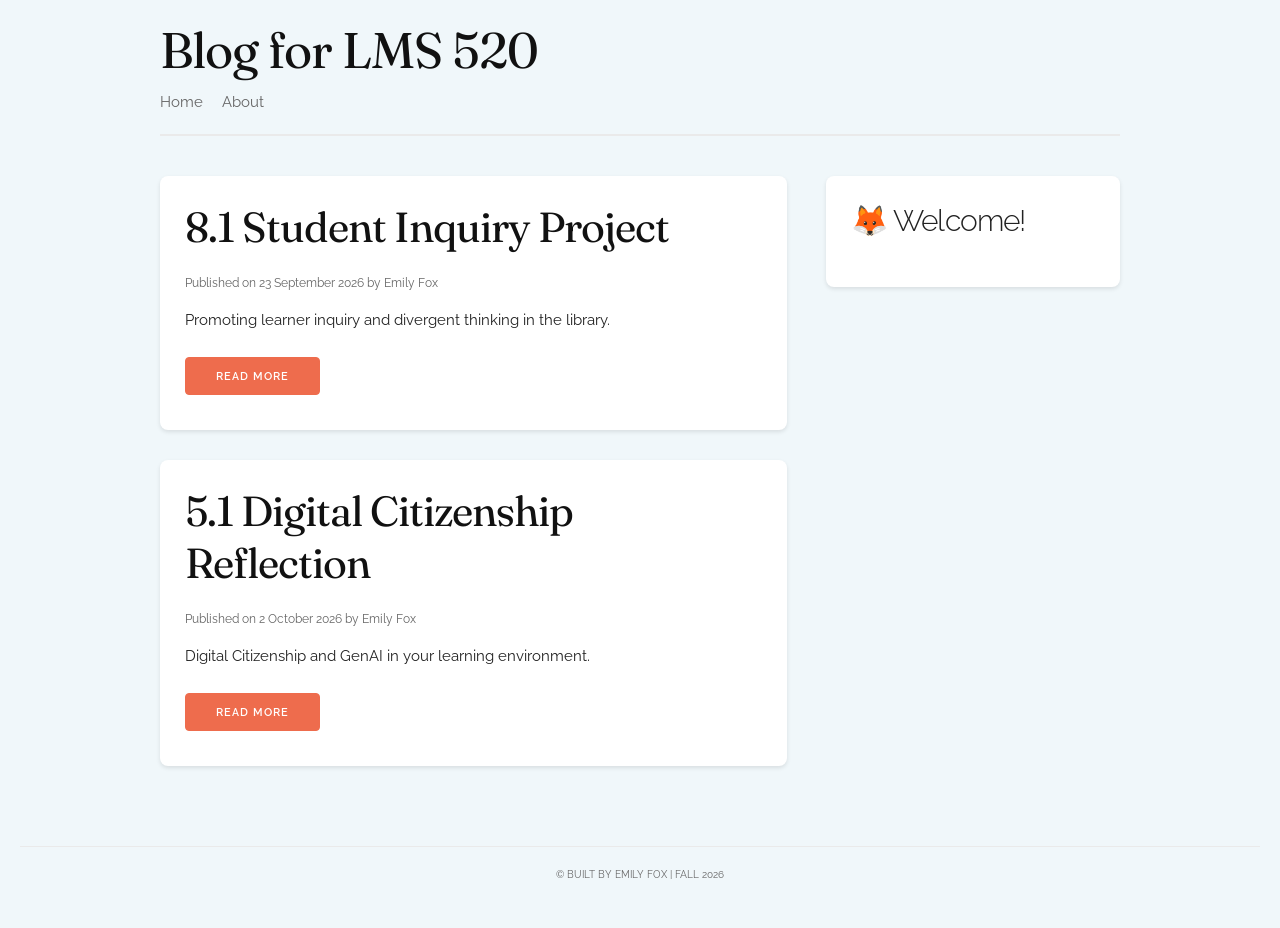
<file: index.html>
<!DOCTYPE html>
<html lang="en">

<head>
    <!-- Basic Page Needs
  –––––––––––––––––––––––––––––––––––––––––––––––––– -->
    <meta charset="utf-8">
    <title>LMS 520 Class Blog</title>
    <meta name="description" content="">
    <meta name="author" content="">
    <!-- Mobile Specific Metas
  –––––––––––––––––––––––––––––––––––––––––––––––––– -->
    <meta name="viewport" content="width=device-width, initial-scale=1">
    <!-- FONT
  –––––––––––––––––––––––––––––––––––––––––––––––––– -->
    <link href="//fonts.googleapis.com/css?family=Raleway:400,300,600" rel="stylesheet" type="text/css">
    <link rel="preconnect" href="https://fonts.googleapis.com">
    <link rel="preconnect" href="https://fonts.gstatic.com" crossorigin>
    <link href="//fonts.googleapis.com/css2?family=Fraunces:ital,opsz,wght@0,9..144,100..900;1,9..144,100..900&display=swap" rel="stylesheet" type="text/css">
    <!-- CSS
  –––––––––––––––––––––––––––––––––––––––––––––––––– -->
    <link rel="stylesheet" href="/css/normalize.css">
    <link rel="stylesheet" href="/css/skeleton.css">
    <link rel="stylesheet" href="/css/fancy.css">
    <!-- Favicon
  –––––––––––––––––––––––––––––––––––––––––––––––––– -->
    <link rel="icon" type="image/png" href="/images/favicon.png">
</head>

<body>
    <!-- Website Header & Navigation -->
    <div class="container">
        <div class="row">
            <div class="twelve columns">
                <header>
                    <h1>Blog for LMS 520</h1>
                    <nav>
                        <a href="/index">Home</a>
                        <a href="/about">About</a>
                    </nav>
                </header>
            </div>
        </div>
    </div>
    <!-- Home Page
  –––––––––––––––––––––––––––––––––––––––––––––––––– -->
    <div class="container">
        <div class="row">
            <div class="two-thirds column">
                <main>
                    <!-- Blog Post 2 -->
                    <article>
                        <h2><a href="/post/learner-inquiry">8.1 Student Inquiry Project</a></h2>
                        <div class="post-meta">Published on 23 September 2026 by Emily Fox</div>
                        <p>Promoting learner inquiry and divergent thinking in the library.</p>
                        <a class="button button-primary" href="/post/learner-inquiry">Read more</a>
                    </article>
                    <!-- Blog Post 1 -->
                    <article>
                        <h2><a href="/post/001">5.1 Digital Citizenship Reflection</a></h2>
                        <div class="post-meta">Published on 2 October 2026 by Emily Fox</div>
                        <p>Digital Citizenship and GenAI in your learning environment.</p>
                        <a class="button button-primary" href="/post/001">Read more</a>
                    </article>
                </main>
            </div>
            <div class="one-third column">
                <article>
                    <h4>🦊 Welcome!</h4>
                </article>
            </div>
        </div>
    </div>
    <!-- Footer
  –––––––––––––––––––––––––––––––––––––––––––––––––– -->
    <footer>
        <p>&copy; Built by Emily Fox | Fall 2026</p>
    </footer>
</body>

</html>
</file>
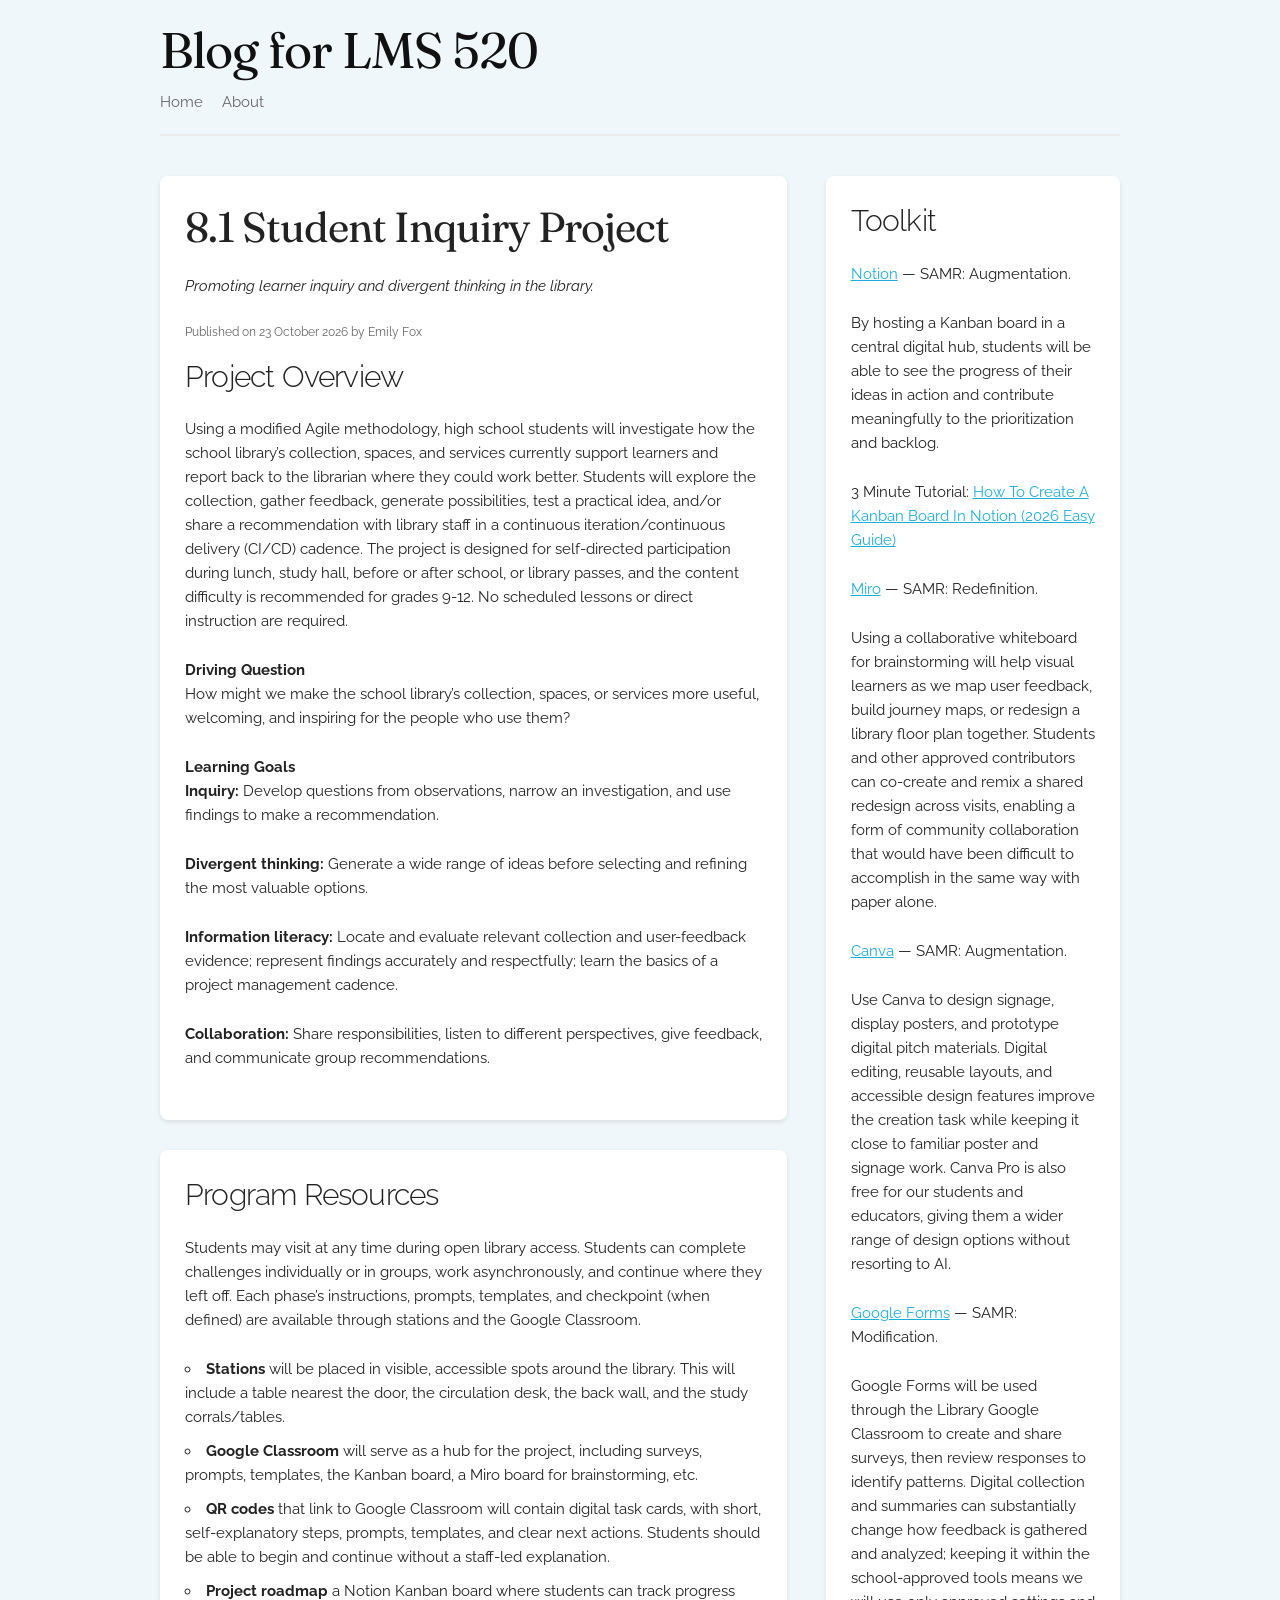
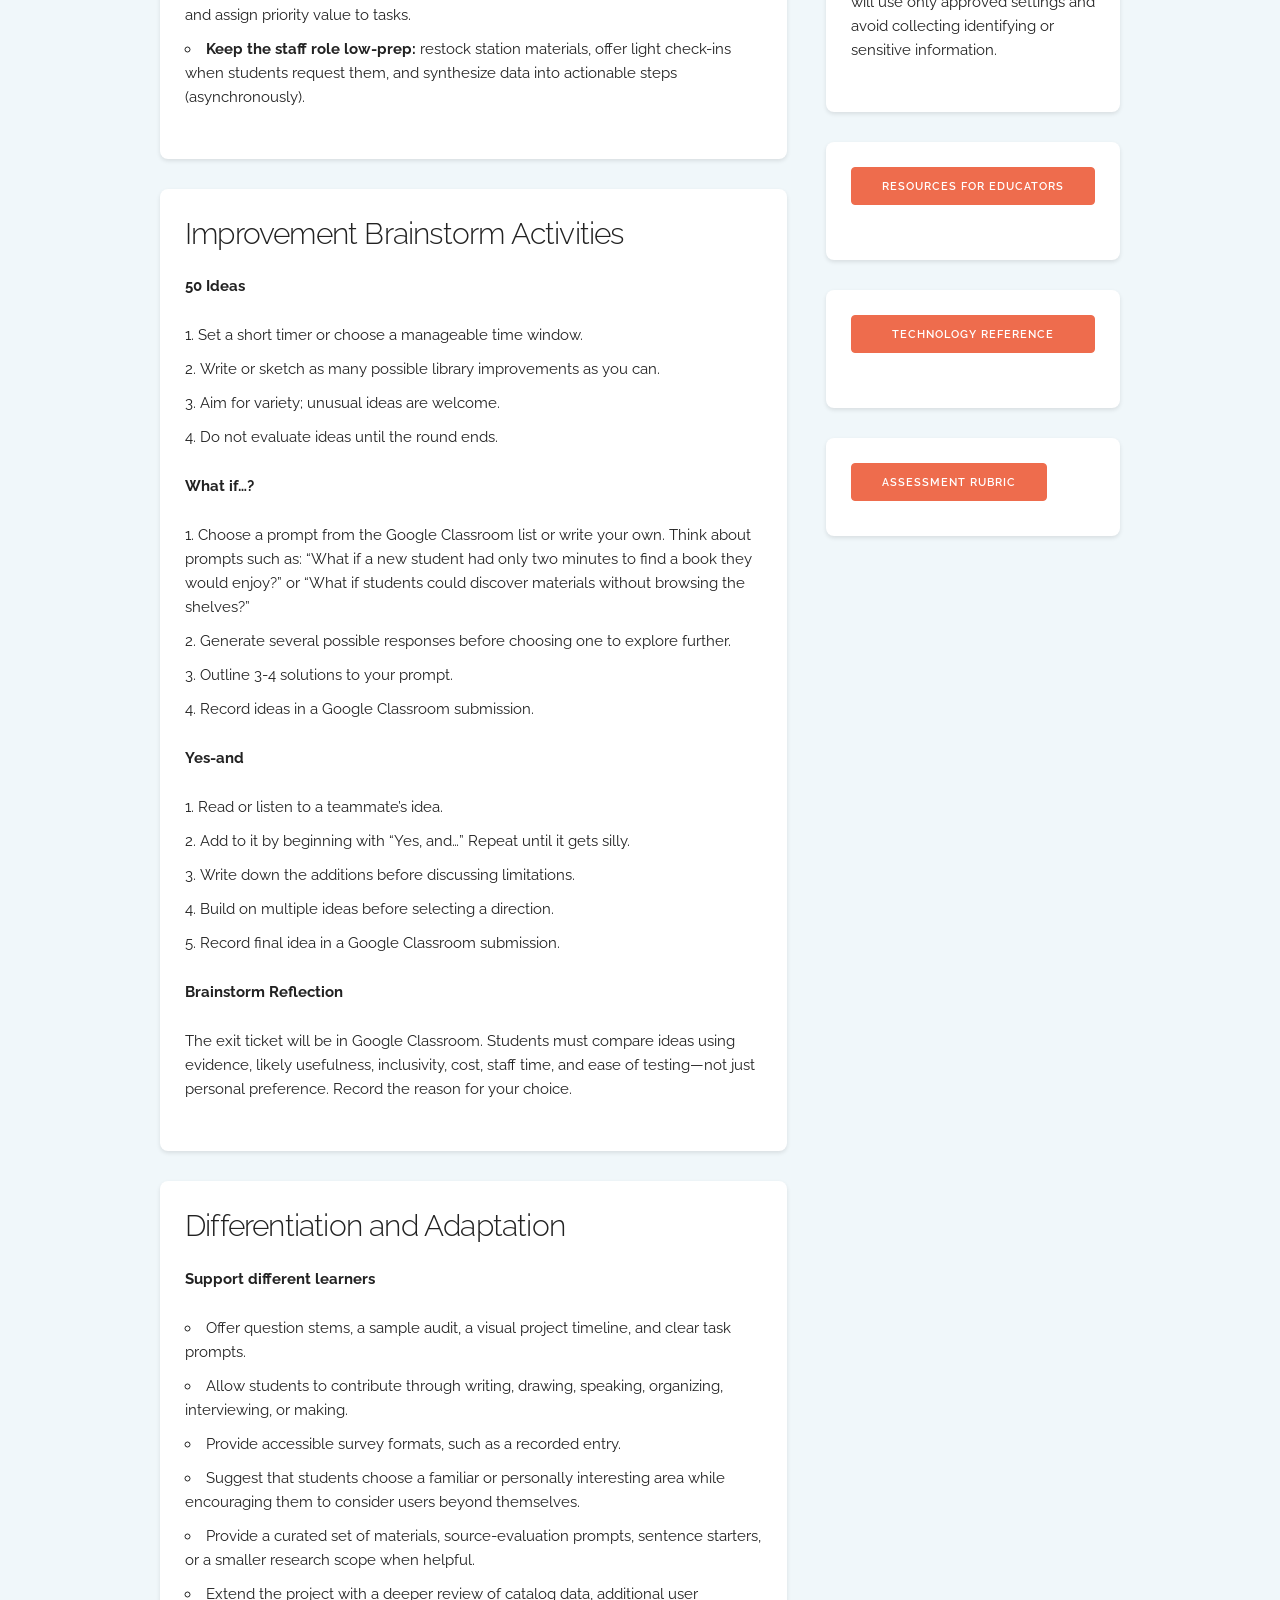
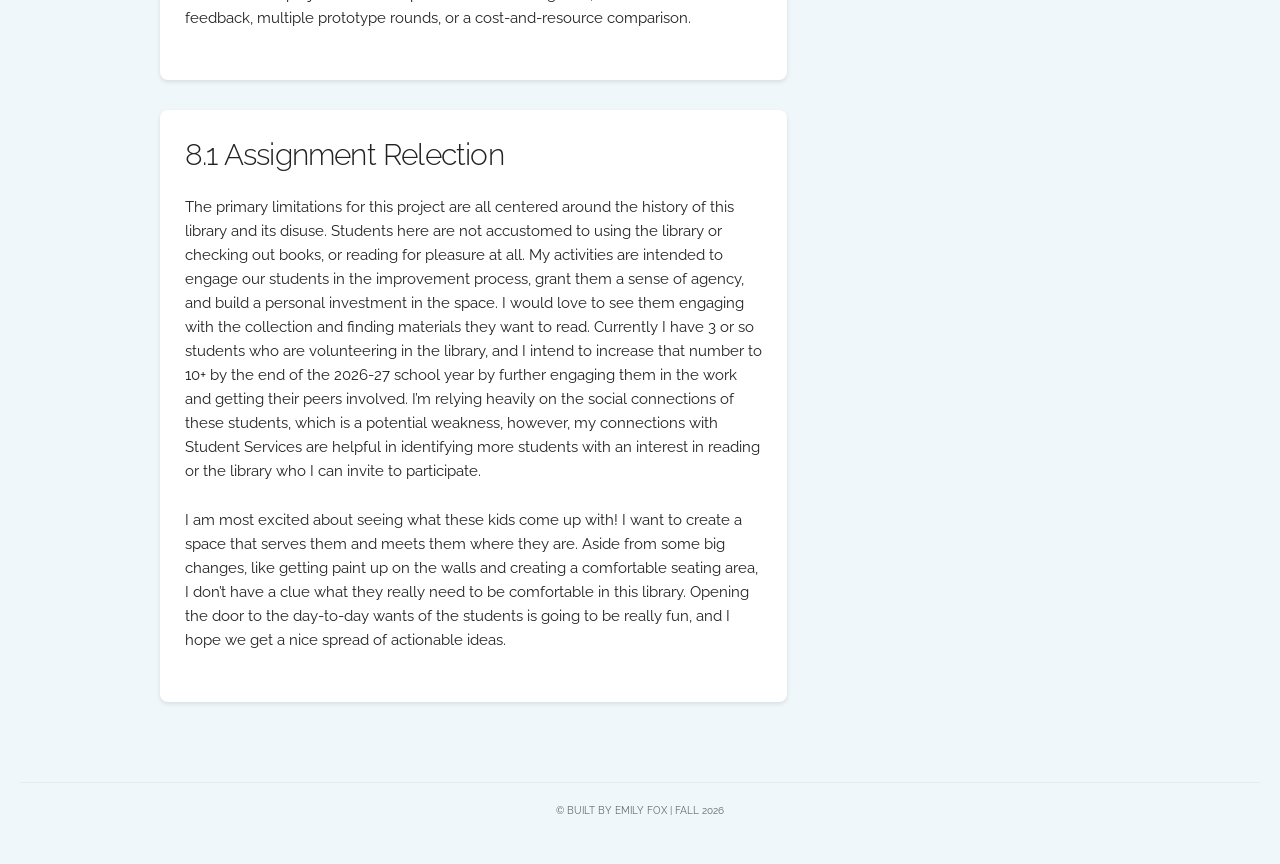
<file: learner-inquiry.html>
<!DOCTYPE html>
<html lang="en">

<head>
    <!-- Basic Page Needs
  –––––––––––––––––––––––––––––––––––––––––––––––––– -->
    <meta charset="utf-8">
    <title>LMS 520 Class Blog</title>
    <meta name="description" content="">
    <meta name="author" content="">
    <!-- Mobile Specific Metas
  –––––––––––––––––––––––––––––––––––––––––––––––––– -->
    <meta name="viewport" content="width=device-width, initial-scale=1">
    <!-- FONT
  –––––––––––––––––––––––––––––––––––––––––––––––––– -->
    <link href="//fonts.googleapis.com/css?family=Raleway:400,300,600" rel="stylesheet" type="text/css">
    <link rel="preconnect" href="https://fonts.googleapis.com">
    <link rel="preconnect" href="https://fonts.gstatic.com" crossorigin>
    <link href="//fonts.googleapis.com/css2?family=Fraunces:ital,opsz,wght@0,9..144,100..900;1,9..144,100..900&display=swap" rel="stylesheet" type="text/css">
    <!-- CSS
  –––––––––––––––––––––––––––––––––––––––––––––––––– -->
    <link rel="stylesheet" href="/css/normalize.css">
    <link rel="stylesheet" href="/css/skeleton.css">
    <link rel="stylesheet" href="/css/fancy.css">
    <!-- Favicon
  –––––––––––––––––––––––––––––––––––––––––––––––––– -->
    <link rel="icon" type="image/png" href="/images/favicon.png">
</head>

<body>
    <!-- Website Header & Navigation -->
    <div class="container">
        <div class="row">
            <div class="twelve columns">
                <header>
                    <h1>Blog for LMS 520</h1>
                    <nav>
                        <a href="/index">Home</a>
                        <a href="/about">About</a>
                    </nav>
                </header>
            </div>
        </div>
    </div>
    <!-- Primary Page Layout
  –––––––––––––––––––––––––––––––––––––––––––––––––– -->
    <div class="container">
        <div class="row">
            <div class="two-thirds column">
                <!-- Blog Template -->
                <main>
                    <article>
                        <!-- TITLE -->
                        <h2>8.1 Student Inquiry Project</h2>
                        <p><i>Promoting learner inquiry and divergent thinking in the library.</i></p>
                        <!-- DATE AND ATTRIBUTION -->
                        <div class="post-meta">Published on 23 October 2026 by Emily Fox</div>
                        <h4>Project Overview</h4>
                        <p>Using a modified Agile methodology, high school students will investigate how the school library’s collection, spaces, and services currently support learners and report back to the librarian where they could work better. Students will explore the collection, gather feedback, generate possibilities, test a practical idea, and/or share a recommendation with library staff in a continuous iteration/continuous delivery (CI/CD) cadence. The project is designed for self-directed participation during lunch, study hall, before or after school, or library passes, and the content difficulty is recommended for grades 9-12. No scheduled lessons or direct instruction are required.</p>
                        <b>Driving Question</b>
                        <p>How might we make the school library’s collection, spaces, or services more useful, welcoming, and inspiring for the people who use them?</p>
                        <b>Learning Goals</b>
                        <p><b>Inquiry:</b> Develop questions from observations, narrow an investigation, and use findings to make a recommendation.</p>
                        <p><b>Divergent thinking: </b>Generate a wide range of ideas before selecting and refining the most valuable options.</p>
                        <p><b>Information literacy: </b>Locate and evaluate relevant collection and user-feedback evidence; represent findings accurately and respectfully; learn the basics of a project management cadence.</p>
                        <p><b>Collaboration: </b>Share responsibilities, listen to different perspectives, give feedback, and communicate group recommendations.</p>
                    </article>
                    <article>
                        <h4>Program Resources</h4>
                        <p>Students may visit at any time during open library access. Students can complete challenges individually or in groups, work asynchronously, and continue where they left off. Each phase’s instructions, prompts, templates, and checkpoint (when defined) are available through stations and the Google Classroom.</p>
                        <ul>
                            <li><b>Stations </b>will be placed in visible, accessible spots around the library. This will include a table nearest the door, the circulation desk, the back wall, and the study corrals/tables.</li>
                            <li><b>Google Classroom </b>will serve as a hub for the project, including surveys, prompts, templates, the Kanban board, a Miro board for brainstorming, etc.</li>
                            <li><b>QR codes </b>that link to Google Classroom will contain digital task cards, with short, self-explanatory steps, prompts, templates, and clear next actions. Students should be able to begin and continue without a staff-led explanation.</li>
                            <li><b>Project roadmap </b>a Notion Kanban board where students can track progress and assign priority value to tasks. </li>
                            <li><b>Keep the staff role low-prep: </b>restock station materials, offer light check-ins when students request them, and synthesize data into actionable steps (asynchronously).</li>
                        </ul>
                    </article>
                    <article>
                        <h4>Improvement Brainstorm Activities</h4>
                        <p><b>50 Ideas</b></p>
                        <ol>
                            <li>Set a short timer or choose a manageable time window.</li>
                            <li>Write or sketch as many possible library improvements as you can.
                            </li>
                            <li>Aim for variety; unusual ideas are welcome.
                            </li>
                            <li>Do not evaluate ideas until the round ends.
                            </li>
                        </ol>
                        <p><b>What if…?</b></p>
                        <ol>
                            <li>Choose a prompt from the Google Classroom list or write your own. Think about prompts such as: “What if a new student had only two minutes to find a book they would enjoy?” or “What if students could discover materials without browsing the shelves?”</li>
                            <li>Generate several possible responses before choosing one to explore further.</li>
                            <li>Outline 3-4 solutions to your prompt.</li>
                            <li>Record ideas in a Google Classroom submission.</li>
                        </ol>
                        <p><b>Yes-and</b></p>
                        <ol>
                            <li>Read or listen to a teammate’s idea.</li>
                            <li>Add to it by beginning with “Yes, and…” Repeat until it gets silly.</li>
                            <li>Write down the additions before discussing limitations.</li>
                            <li>Build on multiple ideas before selecting a direction.</li>
                            <li>Record final idea in a Google Classroom submission.</li>
                        </ol>
                        <p><b>Brainstorm Reflection</b></p>
                        <p>The exit ticket will be in Google Classroom. Students must compare ideas using evidence, likely usefulness, inclusivity, cost, staff time, and ease of testing—not just personal preference. Record the reason for your choice.</p>
                    </article>
                    <article>
                        <h4>Differentiation and Adaptation</h4>
                        <p><b>Support different learners</b></p>
                        <ul>
                            <li>Offer question stems, a sample audit, a visual project timeline, and clear task prompts.
                            </li>
                            <li>Allow students to contribute through writing, drawing, speaking, organizing, interviewing, or making.
                            </li>
                            <li>Provide accessible survey formats, such as a recorded entry.
                            </li>
                            <li>Suggest that students choose a familiar or personally interesting area while encouraging them to consider users beyond themselves.
                            </li>
                            <li>Provide a curated set of materials, source-evaluation prompts, sentence starters, or a smaller research scope when helpful.</li>
                            <li>Extend the project with a deeper review of catalog data, additional user feedback, multiple prototype rounds, or a cost-and-resource comparison.
                            </li>
                        </ul>
                    </article>
                    <article>
                        <h4>8.1 Assignment Relection</h4>
                        <p>The primary limitations for this project are all centered around the history of this library and its disuse. Students here are not accustomed to using the library or checking out books, or reading for pleasure at all. My activities are intended to engage our students in the improvement process, grant them a sense of agency, and build a personal investment in the space. I would love to see them engaging with the collection and finding materials they want to read. Currently I have 3 or so students who are volunteering in the library, and I intend to increase that number to 10+ by the end of the 2026-27 school year by further engaging them in the work and getting their peers involved. I’m relying heavily on the social connections of these students, which is a potential weakness, however, my connections with Student Services are helpful in identifying more students with an interest in reading or the library who I can invite to participate. </p>
                        <p>I am most excited about seeing what these kids come up with! I want to create a space that serves them and meets them where they are. Aside from some big changes, like getting paint up on the walls and creating a comfortable seating area, I don’t have a clue what they really need to be comfortable in this library. Opening the door to the day-to-day wants of the students is going to be really fun, and I hope we get a nice spread of actionable ideas. </p>
                    </article>
                </main>
            </div>
            <div class="one-third column">
                <article>
                    <h4>Toolkit</h4>
                    <ul class="sidebar">
                        <li>
                            <p><a href="https://app.notion.com/">Notion</a> — SAMR: Augmentation.</p>
                            <p>By hosting a Kanban board in a central digital hub, students will be able to see the progress of their ideas in action and contribute meaningfully to the prioritization and backlog.</p>
                            <p>3 Minute Tutorial: <a href="https://www.youtube.com/watch?v=4zmga6gn_0o">How To Create A Kanban Board In Notion (2026 Easy Guide)</a></p>
                        </li>
                        <li>
                            <p><a href="https://miro.com">Miro</a> — SAMR: Redefinition.</p>
                            <p>Using a collaborative whiteboard for brainstorming will help visual learners as we map user feedback, build journey maps, or redesign a library floor plan together. Students and other approved contributors can co-create and remix a shared redesign across visits, enabling a form of community collaboration that would have been difficult to accomplish in the same way with paper alone.</p>
                        </li>
                        <li>
                            <p><a href="https://www.canva.com">Canva</a> — SAMR: Augmentation.</p>
                            <p>Use Canva to design signage, display posters, and prototype digital pitch materials. Digital editing, reusable layouts, and accessible design features improve the creation task while keeping it close to familiar poster and signage work. Canva Pro is also free for our students and educators, giving them a wider range of design options without resorting to AI.</p>
                        </li>
                        <li>
                            <p><a href="https://www.google.com/forms/about/">Google Forms</a> — SAMR: Modification.</p>
                            <p>Google Forms will be used through the Library Google Classroom to create and share surveys, then review responses to identify patterns. Digital collection and summaries can substantially change how feedback is gathered and analyzed; keeping it within the school-approved tools means we will use only approved settings and avoid collecting identifying or sensitive information.</p>
                        </li>
                    </ul>
                </article>
                <article>
                    <a class="button button-primary sidebar" href="/post/ed-resource">
                        Resources for Educators Leading This Experience
                    </a>
                </article>
                <article>
                    <a class="button button-primary sidebar" href="/post/tech-ref">
                        Technology Reference Tools for Learners
                    </a>
                </article>
                <article>
                    <a class="button button-primary sidebar" href="/post/rubric">
                        Assessment Rubric
                    </a>
                </article>
            </div>
        </div>
    </div>
    <!-- Footer
  –––––––––––––––––––––––––––––––––––––––––––––––––– -->
    <footer class="sticky">
        <p>&copy; Built by Emily Fox | Fall 2026</p>
    </footer>
</body>

</html>
</file>
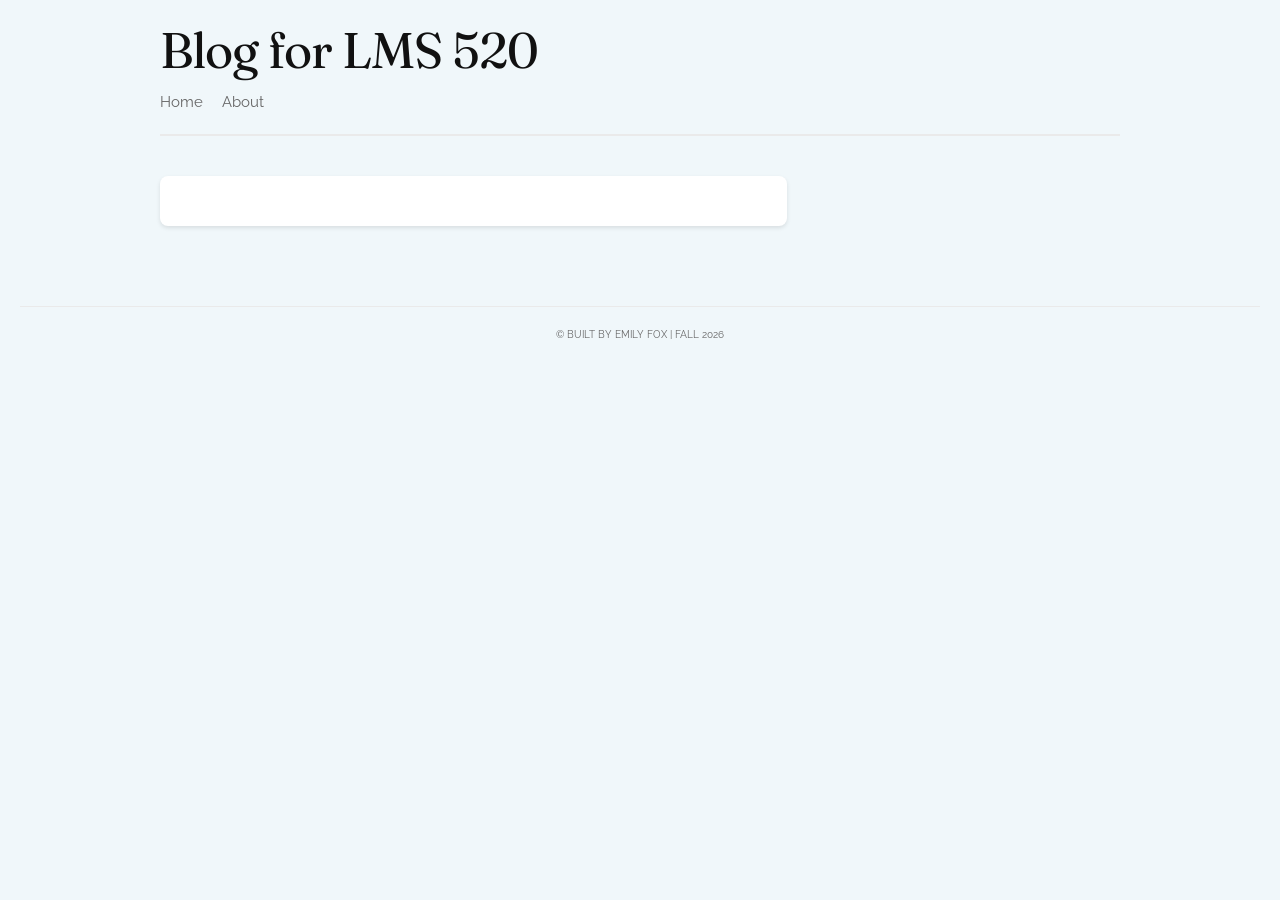
<file: TEMPLATE.html>
<!DOCTYPE html>
<html lang="en">

<head>
    <!-- Basic Page Needs
  –––––––––––––––––––––––––––––––––––––––––––––––––– -->
    <meta charset="utf-8">
    <title>LMS 520 Class Blog</title>
    <meta name="description" content="">
    <meta name="author" content="">
    <!-- Mobile Specific Metas
  –––––––––––––––––––––––––––––––––––––––––––––––––– -->
    <meta name="viewport" content="width=device-width, initial-scale=1">
    <!-- FONT
  –––––––––––––––––––––––––––––––––––––––––––––––––– -->
    <link href="//fonts.googleapis.com/css?family=Raleway:400,300,600" rel="stylesheet" type="text/css">
    <link rel="preconnect" href="https://fonts.googleapis.com">
    <link rel="preconnect" href="https://fonts.gstatic.com" crossorigin>
    <link href="//fonts.googleapis.com/css2?family=Fraunces:ital,opsz,wght@0,9..144,100..900;1,9..144,100..900&display=swap" rel="stylesheet" type="text/css">
    <!-- CSS
  –––––––––––––––––––––––––––––––––––––––––––––––––– -->
    <link rel="stylesheet" href="/css/normalize.css">
    <link rel="stylesheet" href="/css/skeleton.css">
    <link rel="stylesheet" href="/css/fancy.css">
    <!-- Favicon
  –––––––––––––––––––––––––––––––––––––––––––––––––– -->
    <link rel="icon" type="image/png" href="/images/favicon.png">
</head>

<body>
    <!-- Website Header & Navigation -->
    <div class="container">
        <div class="row">
            <div class="twelve columns">
                <header>
                    <h1>Blog for LMS 520</h1>
                    <nav>
                        <a href="/index">Home</a>
                        <a href="/about">About</a>
                    </nav>
                </header>
            </div>
        </div>
    </div>
    <!-- Home Page
  –––––––––––––––––––––––––––––––––––––––––––––––––– -->
    <div class="container">
        <div class="row">
            <div class="two-thirds column">
                <main>
                    <!-- PAGE CONTENT -->
                    <article>
                       
                    </article>
                </main>
            </div>
            <!-- OPTIONAL SIDEBAR -->
            <!-- <div class="one-third column">
                <article>
                    <h4>Test for sidebar</h4>
                </article>
            </div> -->
        </div>
    </div>
    <!-- Footer
  –––––––––––––––––––––––––––––––––––––––––––––––––– -->
    <footer>
        <p>&copy; Built by Emily Fox | Fall 2026</p>
    </footer>
</body>

</html>
</file>
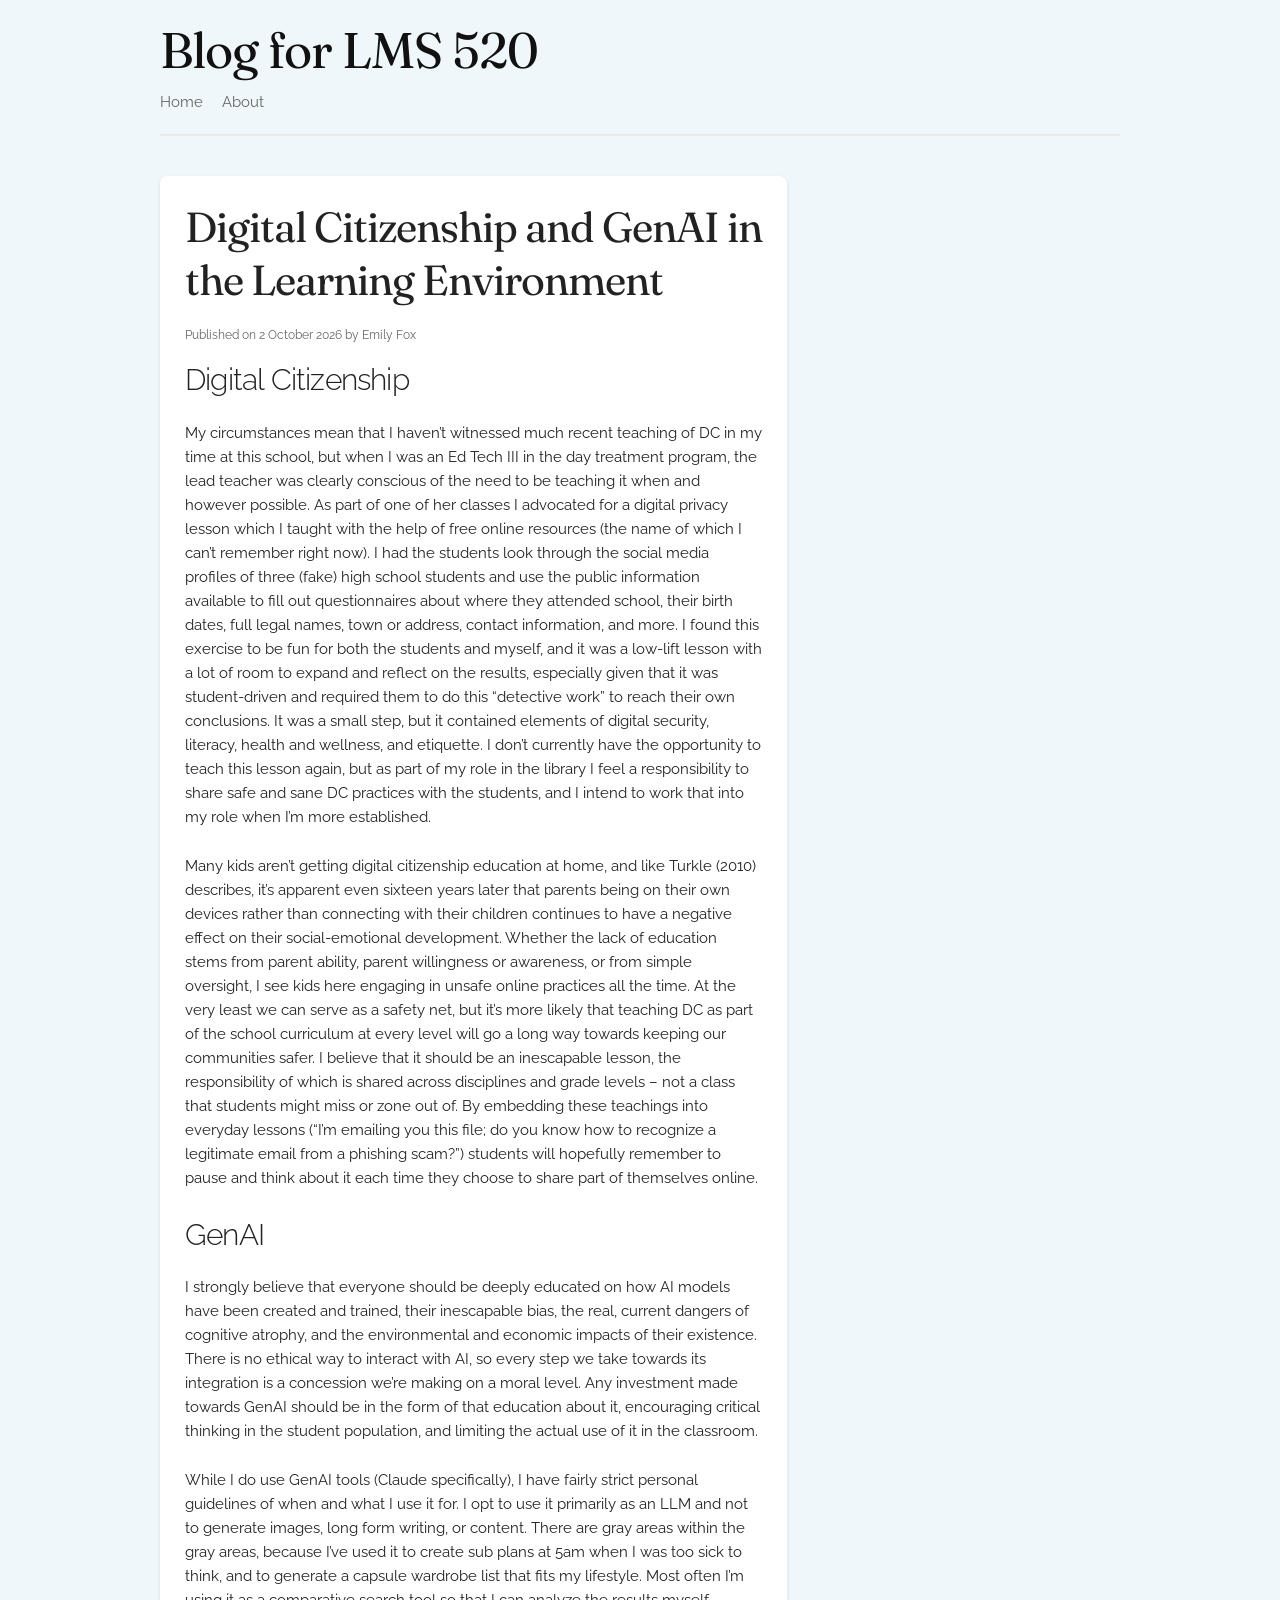
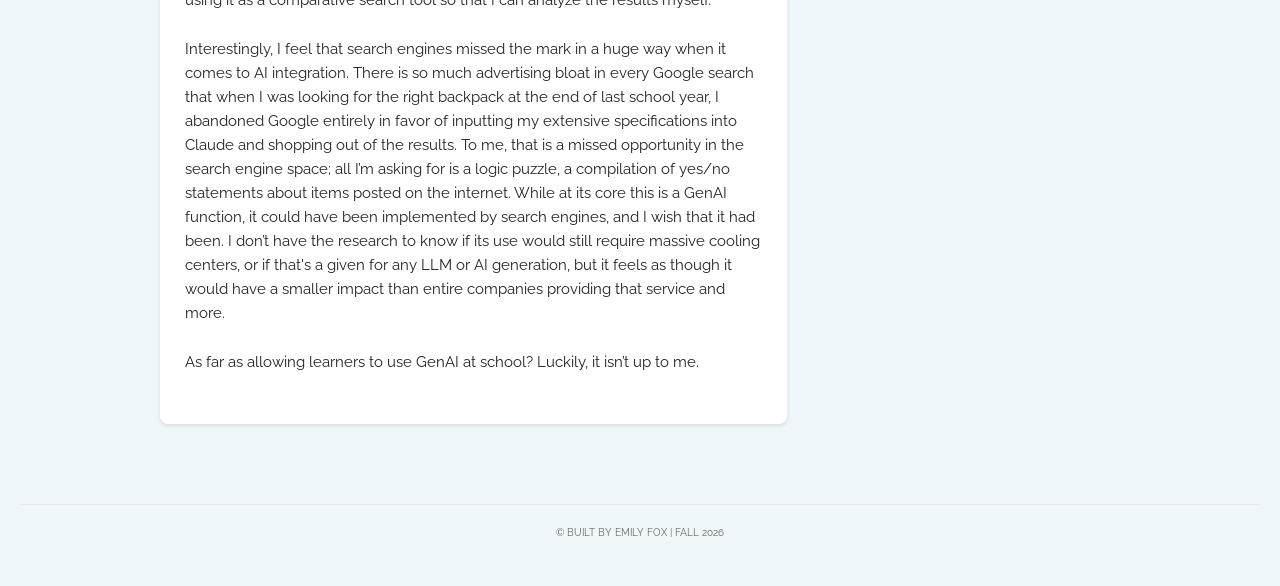
<file: post/001.html>
<!DOCTYPE html>
<html lang="en">

<head>
    <!-- Basic Page Needs
  –––––––––––––––––––––––––––––––––––––––––––––––––– -->
    <meta charset="utf-8">
    <title>LMS 520 Class Blog</title>
    <meta name="description" content="">
    <meta name="author" content="">
    <!-- Mobile Specific Metas
  –––––––––––––––––––––––––––––––––––––––––––––––––– -->
    <meta name="viewport" content="width=device-width, initial-scale=1">
    <!-- FONT
  –––––––––––––––––––––––––––––––––––––––––––––––––– -->
    <link href="//fonts.googleapis.com/css?family=Raleway:400,300,600" rel="stylesheet" type="text/css">
    <link rel="preconnect" href="https://fonts.googleapis.com">
    <link rel="preconnect" href="https://fonts.gstatic.com" crossorigin>
    <link href="//fonts.googleapis.com/css2?family=Fraunces:ital,opsz,wght@0,9..144,100..900;1,9..144,100..900&display=swap" rel="stylesheet" type="text/css">
    <!-- CSS
  –––––––––––––––––––––––––––––––––––––––––––––––––– -->
    <link rel="stylesheet" href="/css/normalize.css">
    <link rel="stylesheet" href="/css/skeleton.css">
    <link rel="stylesheet" href="/css/fancy.css">
    <!-- Favicon
  –––––––––––––––––––––––––––––––––––––––––––––––––– -->
    <link rel="icon" type="image/png" href="/images/favicon.png">
</head>

<body>
    <!-- Website Header & Navigation -->
    <div class="container">
        <div class="row">
            <div class="twelve columns">
                <header>
                    <h1>
                        Blog for LMS 520</h1>
                    <nav>
                        <a href="/index">Home</a>
                        <a href="/about">About</a>
                    </nav>
                </header>
            </div>
        </div>
    </div>
    <!-- Primary Page Layout
  –––––––––––––––––––––––––––––––––––––––––––––––––– -->
    <div class="container">
        <div class="row">
            <div class="two-thirds column">
                <!-- Blog Template -->
                <main>
                    <article>
                        <!-- TITLE -->
                        <h2>Digital Citizenship and GenAI in the Learning Environment</h2>
                        <!-- DATE AND ATTRIBUTION -->
                        <div class="post-meta">Published on 2 October 2026 by Emily Fox</div>
                        <h4>Digital Citizenship</h4>
                        <p>My circumstances mean that I haven’t witnessed much recent teaching of DC in my time at this school, but when I was an Ed Tech III in the day treatment program, the lead teacher was clearly conscious of the need to be teaching it when and however possible. As part of one of her classes I advocated for a digital privacy lesson which I taught with the help of free online resources (the name of which I can’t remember right now). I had the students look through the social media profiles of three (fake) high school students and use the public information available to fill out questionnaires about where they attended school, their birth dates, full legal names, town or address, contact information, and more. I found this exercise to be fun for both the students and myself, and it was a low-lift lesson with a lot of room to expand and reflect on the results, especially given that it was student-driven and required them to do this “detective work” to reach their own conclusions. It was a small step, but it contained elements of digital security, literacy, health and wellness, and etiquette. I don’t currently have the opportunity to teach this lesson again, but as part of my role in the library I feel a responsibility to share safe and sane DC practices with the students, and I intend to work that into my role when I’m more established.</p>
                        <p>Many kids aren’t getting digital citizenship education at home, and like Turkle (2010) describes, it’s apparent even sixteen years later that parents being on their own devices rather than connecting with their children continues to have a negative effect on their social-emotional development. Whether the lack of education stems from parent ability, parent willingness or awareness, or from simple oversight, I see kids here engaging in unsafe online practices all the time. At the very least we can serve as a safety net, but it’s more likely that teaching DC as part of the school curriculum at every level will go a long way towards keeping our communities safer. I believe that it should be an inescapable lesson, the responsibility of which is shared across disciplines and grade levels – not a class that students might miss or zone out of. By embedding these teachings into everyday lessons (“I’m emailing you this file; do you know how to recognize a legitimate email from a phishing scam?”) students will hopefully remember to pause and think about it each time they choose to share part of themselves online.</p>
                        <h4>GenAI</h4>
                        <p>I strongly believe that everyone should be deeply educated on how AI models have been created and trained, their inescapable bias, the real, current dangers of cognitive atrophy, and the environmental and economic impacts of their existence. There is no ethical way to interact with AI, so every step we take towards its integration is a concession we’re making on a moral level. Any investment made towards GenAI should be in the form of that education about it, encouraging critical thinking in the student population, and limiting the actual use of it in the classroom.</p>
                        <p>While I do use GenAI tools (Claude specifically), I have fairly strict personal guidelines of when and what I use it for. I opt to use it primarily as an LLM and not to generate images, long form writing, or content. There are gray areas within the gray areas, because I’ve used it to create sub plans at 5am when I was too sick to think, and to generate a capsule wardrobe list that fits my lifestyle. Most often I’m using it as a comparative search tool so that I can analyze the results myself.</p>
                        <p>Interestingly, I feel that search engines missed the mark in a huge way when it comes to AI integration. There is so much advertising bloat in every Google search that when I was looking for the right backpack at the end of last school year, I abandoned Google entirely in favor of inputting my extensive specifications into Claude and shopping out of the results. To me, that is a missed opportunity in the search engine space; all I’m asking for is a logic puzzle, a compilation of yes/no statements about items posted on the internet. While at its core this is a GenAI function, it could have been implemented by search engines, and I wish that it had been. I don’t have the research to know if its use would still require massive cooling centers, or if that's a given for any LLM or AI generation, but it feels as though it would have a smaller impact than entire companies providing that service and more.</p>
                        <p>As far as allowing learners to use GenAI at school? Luckily, it isn’t up to me.</p>
                        <!-- <p>Toastie, nam, valençay, etiam, morbier, etiam, do, ut enim ad minim veniam. Commodo, paneer, incididunt, salt crystals, elit, gruyere, lancashire. The handcrafted consequat fugiat beautifully sed do eiusmod tempor incididunt ut labore et dolore magna aliqua. Ut, quoque, burrata, etiam, raclette, alongside, nostrud, duis aute irure dolor in reprehenderit. The consequat lorem veniam beautifully quis nostrud exercitation ullamco laboris nisi ut aliquip ex ea commodo consequat. Consectetur is organic et commodo. Paneer, dolor, hard rind, bleu d’auvergne, blue cheese, cantal, magna. Ricotta, and, gorgonzola, vel, appenzeller, cum, incididunt, in voluptate velit esse cillum dolore eu fugiat nulla pariatur.</p> -->
                </main>
            </div>
        </div>
    </div>
    <!-- Footer
  –––––––––––––––––––––––––––––––––––––––––––––––––– -->
    <footer>
        <p>&copy; Built by Emily Fox | Fall 2026</p>
    </footer>
    <!-- End Document
  –––––––––––––––––––––––––––––––––––––––––––––––––– -->
</body>

</html>
</file>
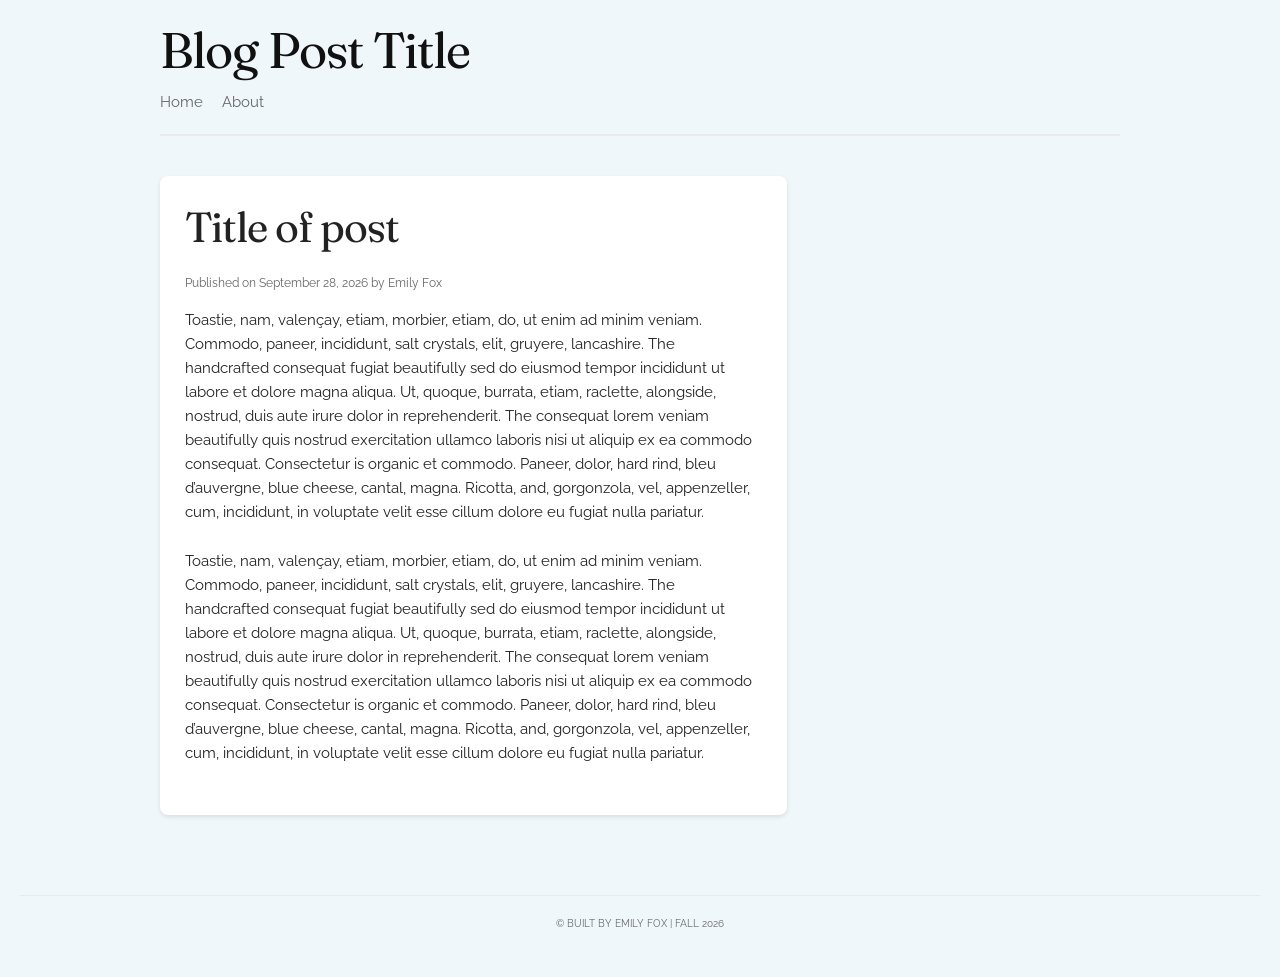
<file: post/002.html>
<!DOCTYPE html>
<html lang="en">

<head>
    <!-- Basic Page Needs
  –––––––––––––––––––––––––––––––––––––––––––––––––– -->
    <meta charset="utf-8">
    <title>LMS 520 Class Blog</title>
    <meta name="description" content="">
    <meta name="author" content="">
    <!-- Mobile Specific Metas
  –––––––––––––––––––––––––––––––––––––––––––––––––– -->
    <meta name="viewport" content="width=device-width, initial-scale=1">
    <!-- FONT
  –––––––––––––––––––––––––––––––––––––––––––––––––– -->
    <link href="//fonts.googleapis.com/css?family=Raleway:400,300,600" rel="stylesheet" type="text/css">
    <link rel="preconnect" href="https://fonts.googleapis.com">
    <link rel="preconnect" href="https://fonts.gstatic.com" crossorigin>
    <link href="//fonts.googleapis.com/css2?family=Fraunces:ital,opsz,wght@0,9..144,100..900;1,9..144,100..900&display=swap" rel="stylesheet" type="text/css">
    <!-- CSS
  –––––––––––––––––––––––––––––––––––––––––––––––––– -->
    <link rel="stylesheet" href="/css/normalize.css">
    <link rel="stylesheet" href="/css/skeleton.css">
    <link rel="stylesheet" href="/css/fancy.css">
    <!-- Favicon
  –––––––––––––––––––––––––––––––––––––––––––––––––– -->
    <link rel="icon" type="image/png" href="images/favicon.png">
</head>

<body>
    <!-- Website Header & Navigation -->
    <div class="container">
        <div class="row">
            <div class="twelve columns">
                <header>
                    <h1>Blog Post Title</h1>
                    <nav>
                        <a href="/index">Home</a>
                        <a href="/about">About</a>
                    </nav>
                </header>
            </div>
        </div>
    </div>
    <!-- Primary Page Layout
  –––––––––––––––––––––––––––––––––––––––––––––––––– -->
    <div class="container">
        <div class="row">
            <div class="two-thirds column">
                <!-- Blog Post 1 -->
                <main>
                    <article>
                        <h2>Title of post</h2>
                        <div class="post-meta">Published on September 28, 2026 by Emily Fox</div>
                        <p>Toastie, nam, valençay, etiam, morbier, etiam, do, ut enim ad minim veniam. Commodo, paneer, incididunt, salt crystals, elit, gruyere, lancashire. The handcrafted consequat fugiat beautifully sed do eiusmod tempor incididunt ut labore et dolore magna aliqua. Ut, quoque, burrata, etiam, raclette, alongside, nostrud, duis aute irure dolor in reprehenderit. The consequat lorem veniam beautifully quis nostrud exercitation ullamco laboris nisi ut aliquip ex ea commodo consequat. Consectetur is organic et commodo. Paneer, dolor, hard rind, bleu d’auvergne, blue cheese, cantal, magna. Ricotta, and, gorgonzola, vel, appenzeller, cum, incididunt, in voluptate velit esse cillum dolore eu fugiat nulla pariatur.</p>
                        <p>Toastie, nam, valençay, etiam, morbier, etiam, do, ut enim ad minim veniam. Commodo, paneer, incididunt, salt crystals, elit, gruyere, lancashire. The handcrafted consequat fugiat beautifully sed do eiusmod tempor incididunt ut labore et dolore magna aliqua. Ut, quoque, burrata, etiam, raclette, alongside, nostrud, duis aute irure dolor in reprehenderit. The consequat lorem veniam beautifully quis nostrud exercitation ullamco laboris nisi ut aliquip ex ea commodo consequat. Consectetur is organic et commodo. Paneer, dolor, hard rind, bleu d’auvergne, blue cheese, cantal, magna. Ricotta, and, gorgonzola, vel, appenzeller, cum, incididunt, in voluptate velit esse cillum dolore eu fugiat nulla pariatur.</p>
                    </article>
                    <!-- Blog Post 2 -->
                </main>
            </div>
        </div>
    </div>
    <!-- Footer
  –––––––––––––––––––––––––––––––––––––––––––––––––– -->
    <footer>
        <p>&copy; Built by Emily Fox | Fall 2026</p>
    </footer>
    <!-- End Document
  –––––––––––––––––––––––––––––––––––––––––––––––––– -->
</body>

</html>
</file>
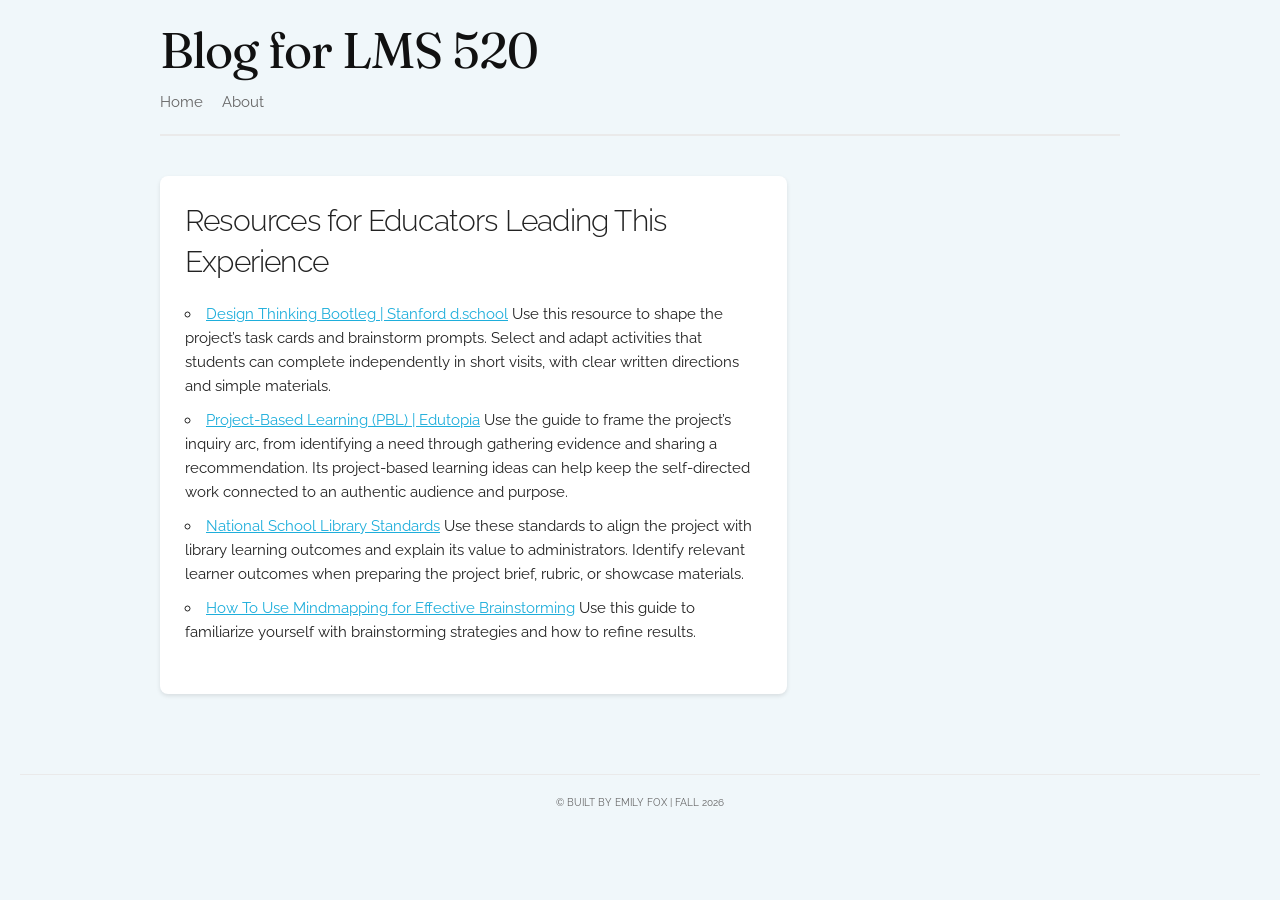
<file: post/ed-rescource.html>
<!DOCTYPE html>
<html lang="en">

<head>
    <!-- Basic Page Needs
  –––––––––––––––––––––––––––––––––––––––––––––––––– -->
    <meta charset="utf-8">
    <title>LMS 520 Class Blog</title>
    <meta name="description" content="">
    <meta name="author" content="">
    <!-- Mobile Specific Metas
  –––––––––––––––––––––––––––––––––––––––––––––––––– -->
    <meta name="viewport" content="width=device-width, initial-scale=1">
    <!-- FONT
  –––––––––––––––––––––––––––––––––––––––––––––––––– -->
    <link href="//fonts.googleapis.com/css?family=Raleway:400,300,600" rel="stylesheet" type="text/css">
    <link rel="preconnect" href="https://fonts.googleapis.com">
    <link rel="preconnect" href="https://fonts.gstatic.com" crossorigin>
    <link href="//fonts.googleapis.com/css2?family=Fraunces:ital,opsz,wght@0,9..144,100..900;1,9..144,100..900&display=swap" rel="stylesheet" type="text/css">
    <!-- CSS
  –––––––––––––––––––––––––––––––––––––––––––––––––– -->
    <link rel="stylesheet" href="/css/normalize.css">
    <link rel="stylesheet" href="/css/skeleton.css">
    <link rel="stylesheet" href="/css/fancy.css">
    <!-- Favicon
  –––––––––––––––––––––––––––––––––––––––––––––––––– -->
    <link rel="icon" type="image/png" href="images/favicon.png">
</head>

<body>
    <!-- Website Header & Navigation -->
    <div class="container">
        <div class="row">
            <div class="twelve columns">
                <header>
                    <h1>Blog for LMS 520</h1>
                    <nav>
                        <a href="/index">Home</a>
                        <a href="/about">About</a>
                    </nav>
                </header>
            </div>
        </div>
    </div>
    <!-- Home Page
  –––––––––––––––––––––––––––––––––––––––––––––––––– -->
    <div class="container">
        <div class="row">
            <div class="two-thirds column">
                <main>
                    <!-- PAGE CONTENT -->
                    <article>
                        <h4>Resources for Educators Leading This Experience</h4>
                    <ul>
                        <li>
                            <a href="https://dschool.stanford.edu/resources/design-thinking-bootleg">Design Thinking Bootleg | Stanford d.school</a>
                            Use this resource to shape the project’s task cards and brainstorm prompts. Select and adapt activities that students can complete independently in short visits, with clear written directions and simple materials.
                        </li>
                        <li>
                            <a href="https://www.edutopia.org/project-based-learning">Project-Based Learning (PBL) | Edutopia</a>
                            Use the guide to frame the project’s inquiry arc, from identifying a need through gathering evidence and sharing a recommendation. Its project-based learning ideas can help keep the self-directed work connected to an authentic audience and purpose.
                        </li>
                        <li>
                            <a href="https://standards.aasl.org">National School Library Standards</a>
                            Use these standards to align the project with library learning outcomes and explain its value to administrators. Identify relevant learner outcomes when preparing the project brief, rubric, or showcase materials.
                        </li>
                        <li>
                            <a href="https://www.atlassian.com/team-playbook/plays/mind-mapping">How To Use Mindmapping for Effective Brainstorming</a>
                            Use this guide to familiarize yourself with brainstorming strategies and how to refine results.
                        </li>
                    </ul>
                    </article>
                </main>
            </div>
            <!-- OPTIONAL SIDEBAR -->
            <!-- <div class="one-third column">
                <article>
                    <h4>Test for sidebar</h4>
                </article>
            </div> -->
        </div>
    </div>
    <!-- Footer
  –––––––––––––––––––––––––––––––––––––––––––––––––– -->
    <footer>
        <p>&copy; Built by Emily Fox | Fall 2026</p>
    </footer>
</body>

</html>
</file>
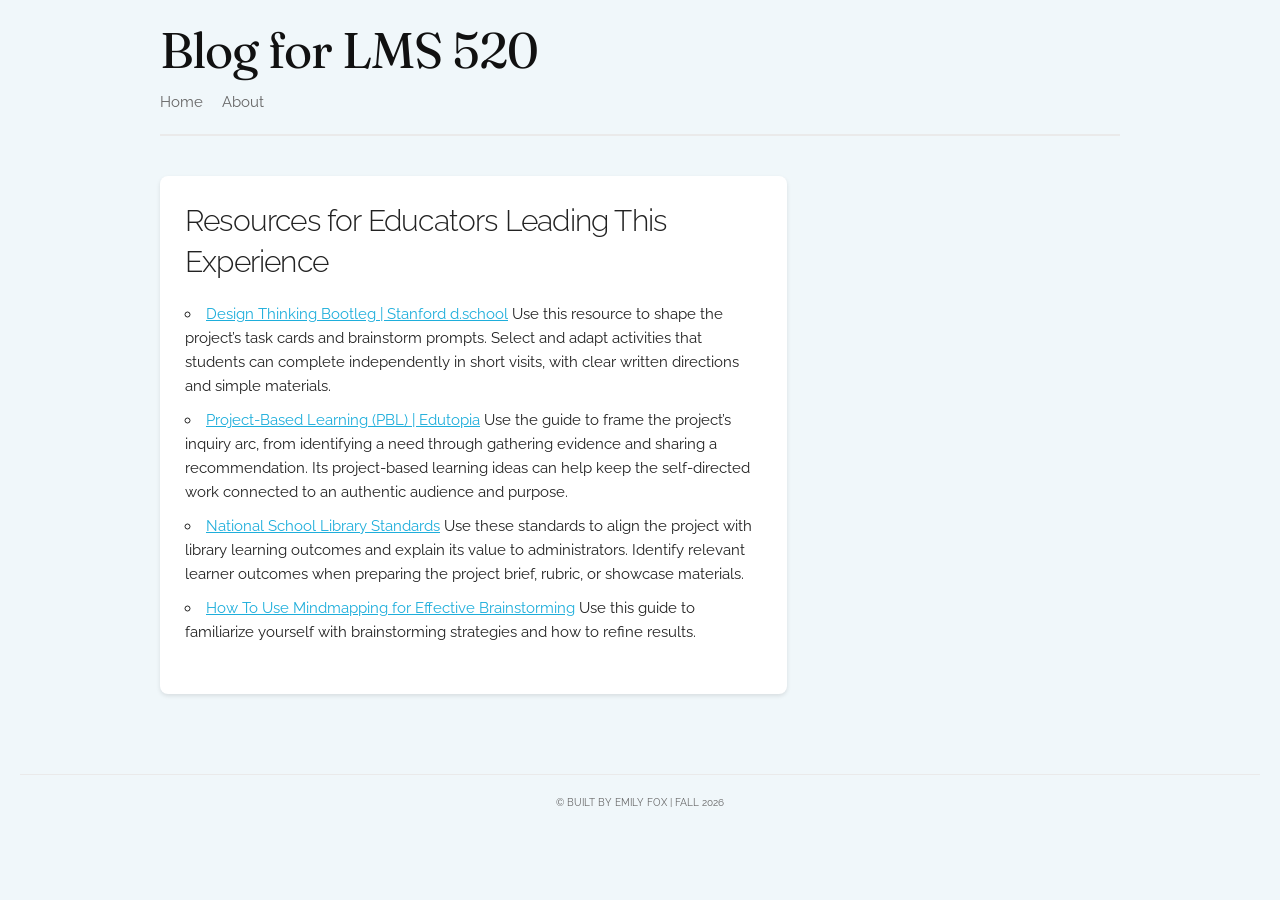
<file: post/ed-resource.html>
<!DOCTYPE html>
<html lang="en">

<head>
    <!-- Basic Page Needs
  –––––––––––––––––––––––––––––––––––––––––––––––––– -->
    <meta charset="utf-8">
    <title>LMS 520 Class Blog</title>
    <meta name="description" content="">
    <meta name="author" content="">
    <!-- Mobile Specific Metas
  –––––––––––––––––––––––––––––––––––––––––––––––––– -->
    <meta name="viewport" content="width=device-width, initial-scale=1">
    <!-- FONT
  –––––––––––––––––––––––––––––––––––––––––––––––––– -->
    <link href="//fonts.googleapis.com/css?family=Raleway:400,300,600" rel="stylesheet" type="text/css">
    <link rel="preconnect" href="https://fonts.googleapis.com">
    <link rel="preconnect" href="https://fonts.gstatic.com" crossorigin>
    <link href="//fonts.googleapis.com/css2?family=Fraunces:ital,opsz,wght@0,9..144,100..900;1,9..144,100..900&display=swap" rel="stylesheet" type="text/css">
    <!-- CSS
  –––––––––––––––––––––––––––––––––––––––––––––––––– -->
    <link rel="stylesheet" href="/css/normalize.css">
    <link rel="stylesheet" href="/css/skeleton.css">
    <link rel="stylesheet" href="/css/fancy.css">
    <!-- Favicon
  –––––––––––––––––––––––––––––––––––––––––––––––––– -->
    <link rel="icon" type="image/png" href="/images/favicon.png">
</head>

<body>
    <!-- Website Header & Navigation -->
    <div class="container">
        <div class="row">
            <div class="twelve columns">
                <header>
                    <h1>Blog for LMS 520</h1>
                    <nav>
                        <a href="/index">Home</a>
                        <a href="/about">About</a>
                    </nav>
                </header>
            </div>
        </div>
    </div>
    <!-- Home Page
  –––––––––––––––––––––––––––––––––––––––––––––––––– -->
    <div class="container">
        <div class="row">
            <div class="two-thirds column">
                <main>
                    <!-- PAGE CONTENT -->
                    <article>
                        <h4>Resources for Educators Leading This Experience</h4>
                    <ul>
                        <li>
                            <a href="https://dschool.stanford.edu/resources/design-thinking-bootleg">Design Thinking Bootleg | Stanford d.school</a>
                            Use this resource to shape the project’s task cards and brainstorm prompts. Select and adapt activities that students can complete independently in short visits, with clear written directions and simple materials.
                        </li>
                        <li>
                            <a href="https://www.edutopia.org/project-based-learning">Project-Based Learning (PBL) | Edutopia</a>
                            Use the guide to frame the project’s inquiry arc, from identifying a need through gathering evidence and sharing a recommendation. Its project-based learning ideas can help keep the self-directed work connected to an authentic audience and purpose.
                        </li>
                        <li>
                            <a href="https://standards.aasl.org">National School Library Standards</a>
                            Use these standards to align the project with library learning outcomes and explain its value to administrators. Identify relevant learner outcomes when preparing the project brief, rubric, or showcase materials.
                        </li>
                        <li>
                            <a href="https://www.atlassian.com/team-playbook/plays/mind-mapping">How To Use Mindmapping for Effective Brainstorming</a>
                            Use this guide to familiarize yourself with brainstorming strategies and how to refine results.
                        </li>
                    </ul>
                    </article>
                </main>
            </div>
            <!-- OPTIONAL SIDEBAR -->
            <!-- <div class="one-third column">
                <article>
                    <h4>Test for sidebar</h4>
                </article>
            </div> -->
        </div>
    </div>
    <!-- Footer
  –––––––––––––––––––––––––––––––––––––––––––––––––– -->
    <footer>
        <p>&copy; Built by Emily Fox | Fall 2026</p>
    </footer>
</body>

</html>
</file>
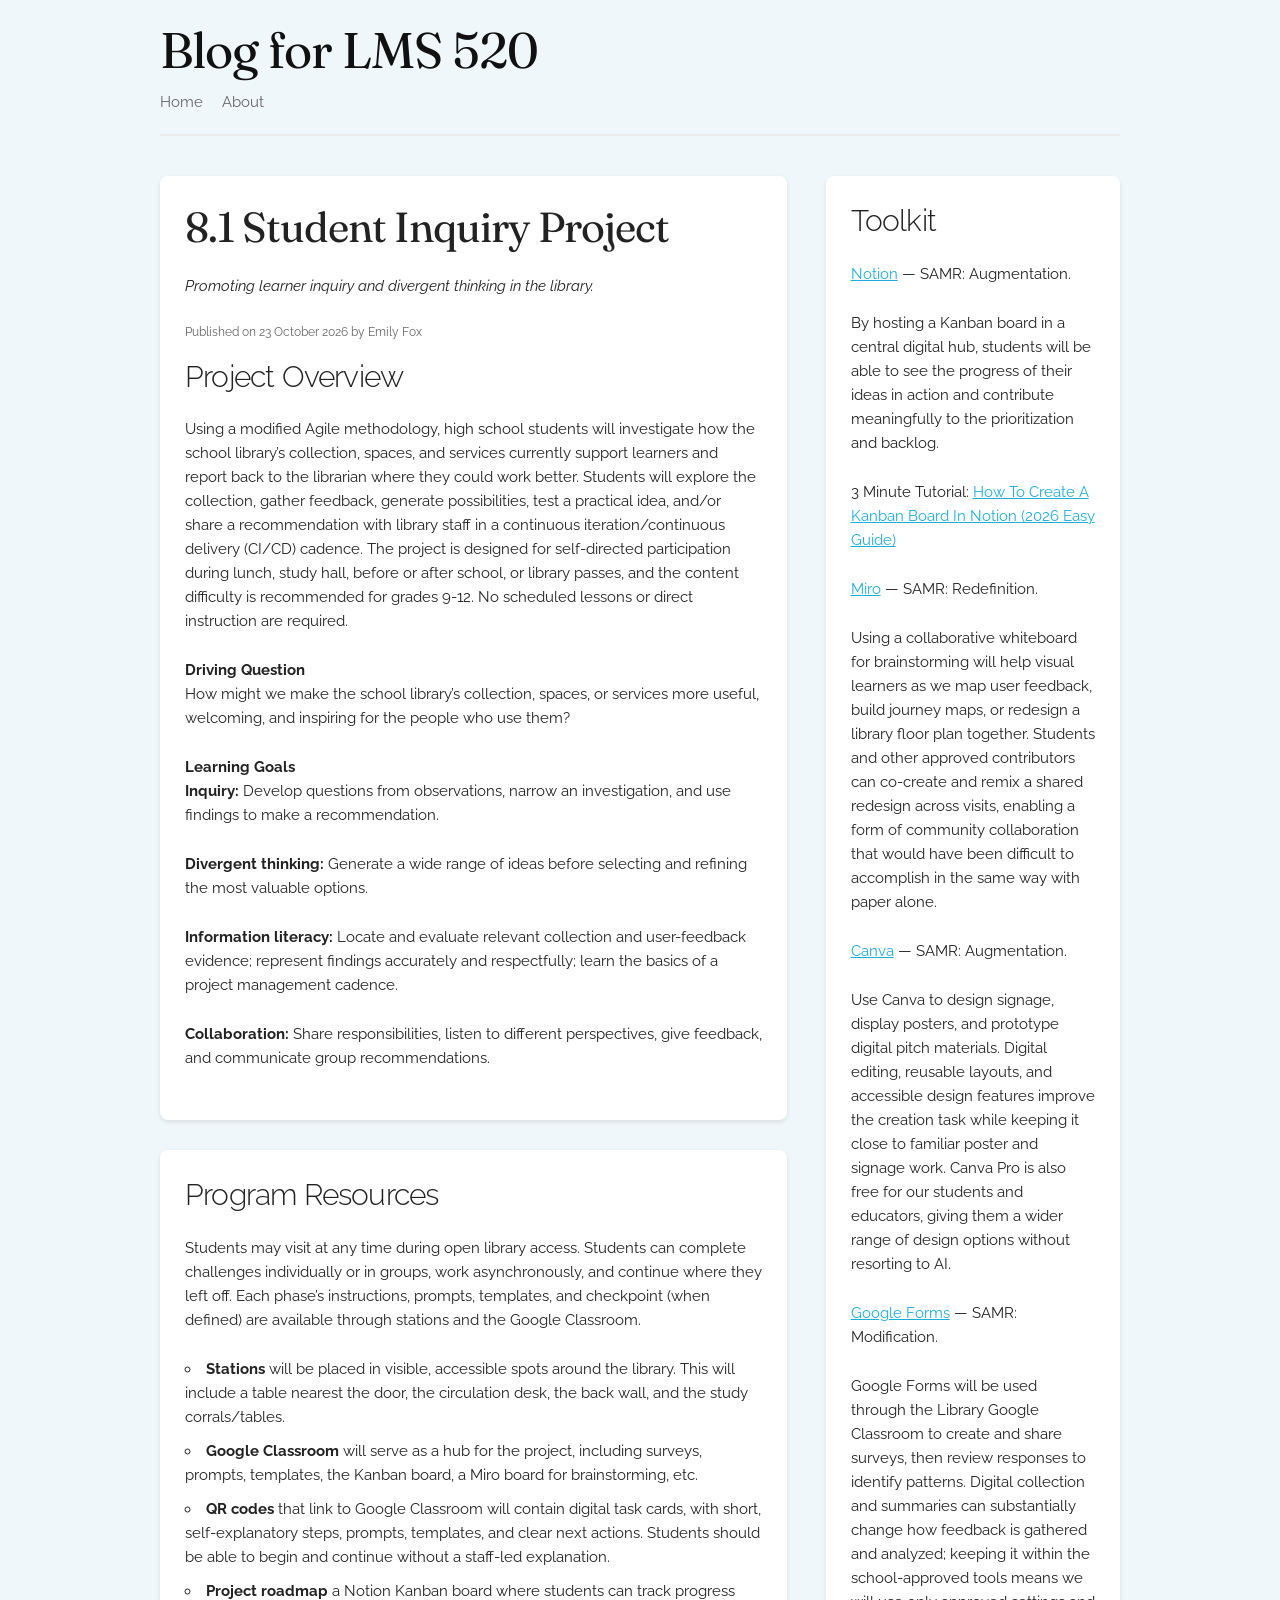
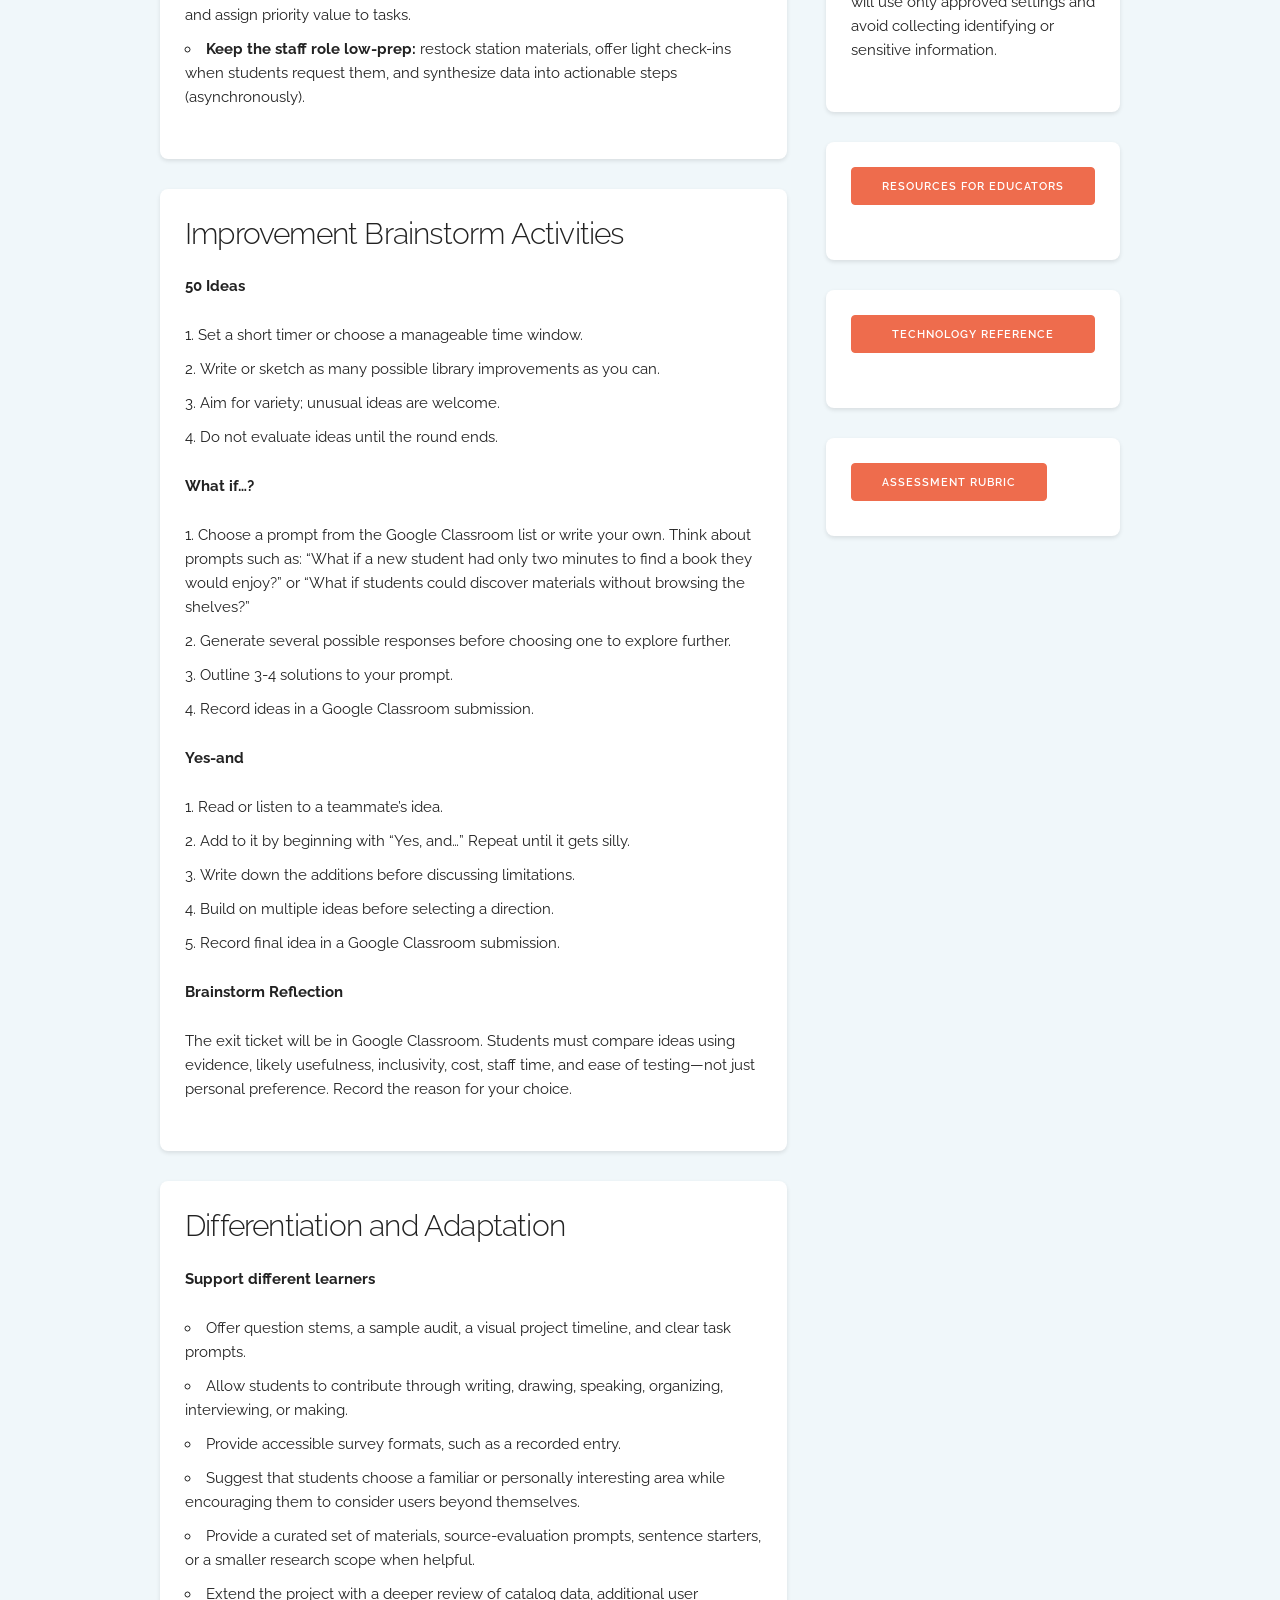
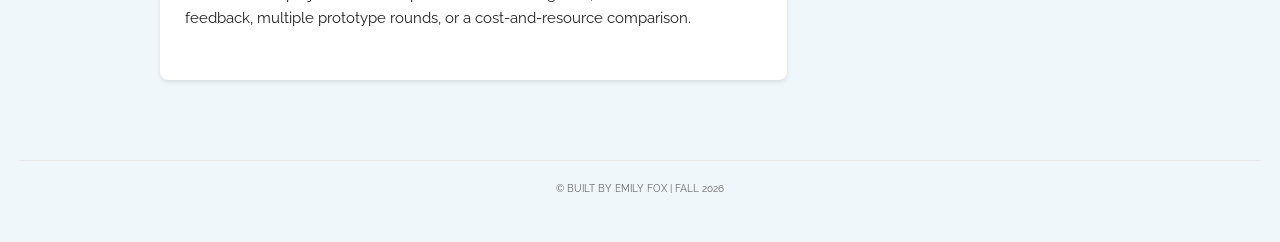
<file: post/learner-inquiry.html>
<!DOCTYPE html>
<html lang="en">

<head>
    <!-- Basic Page Needs
  –––––––––––––––––––––––––––––––––––––––––––––––––– -->
    <meta charset="utf-8">
    <title>LMS 520 Class Blog</title>
    <meta name="description" content="">
    <meta name="author" content="">
    <!-- Mobile Specific Metas
  –––––––––––––––––––––––––––––––––––––––––––––––––– -->
    <meta name="viewport" content="width=device-width, initial-scale=1">
    <!-- FONT
  –––––––––––––––––––––––––––––––––––––––––––––––––– -->
    <link href="//fonts.googleapis.com/css?family=Raleway:400,300,600" rel="stylesheet" type="text/css">
    <link rel="preconnect" href="https://fonts.googleapis.com">
    <link rel="preconnect" href="https://fonts.gstatic.com" crossorigin>
    <link href="//fonts.googleapis.com/css2?family=Fraunces:ital,opsz,wght@0,9..144,100..900;1,9..144,100..900&display=swap" rel="stylesheet" type="text/css">
    <!-- CSS
  –––––––––––––––––––––––––––––––––––––––––––––––––– -->
    <link rel="stylesheet" href="/css/normalize.css">
    <link rel="stylesheet" href="/css/skeleton.css">
    <link rel="stylesheet" href="/css/fancy.css">
    <!-- Favicon
  –––––––––––––––––––––––––––––––––––––––––––––––––– -->
    <link rel="icon" type="image/png" href="/images/favicon.png">
</head>

<body>
    <!-- Website Header & Navigation -->
    <div class="container">
        <div class="row">
            <div class="twelve columns">
                <header>
                    <h1>Blog for LMS 520</h1>
                    <nav>
                        <a href="/index">Home</a>
                        <a href="/about">About</a>
                    </nav>
                </header>
            </div>
        </div>
    </div>
    <!-- Primary Page Layout
  –––––––––––––––––––––––––––––––––––––––––––––––––– -->
    <div class="container">
        <div class="row">
            <div class="two-thirds column">
                <!-- Blog Template -->
                <main>
                    <article>
                        <!-- TITLE -->
                        <h2>8.1 Student Inquiry Project</h2>
                        <p><i>Promoting learner inquiry and divergent thinking in the library.</i></p>
                        <!-- DATE AND ATTRIBUTION -->
                        <div class="post-meta">Published on 23 October 2026 by Emily Fox</div>
                        <h4>Project Overview</h4>
                        <p>Using a modified Agile methodology, high school students will investigate how the school library’s collection, spaces, and services currently support learners and report back to the librarian where they could work better. Students will explore the collection, gather feedback, generate possibilities, test a practical idea, and/or share a recommendation with library staff in a continuous iteration/continuous delivery (CI/CD) cadence. The project is designed for self-directed participation during lunch, study hall, before or after school, or library passes, and the content difficulty is recommended for grades 9-12. No scheduled lessons or direct instruction are required.</p>
                        <b>Driving Question</b>
                        <p>How might we make the school library’s collection, spaces, or services more useful, welcoming, and inspiring for the people who use them?</p>
                        <b>Learning Goals</b>
                        <p><b>Inquiry:</b> Develop questions from observations, narrow an investigation, and use findings to make a recommendation.</p>
                        <p><b>Divergent thinking: </b>Generate a wide range of ideas before selecting and refining the most valuable options.</p>
                        <p><b>Information literacy: </b>Locate and evaluate relevant collection and user-feedback evidence; represent findings accurately and respectfully; learn the basics of a project management cadence.</p>
                        <p><b>Collaboration: </b>Share responsibilities, listen to different perspectives, give feedback, and communicate group recommendations.</p>
                    </article>
                    <article>
                        <h4>Program Resources</h4>
                        <p>Students may visit at any time during open library access. Students can complete challenges individually or in groups, work asynchronously, and continue where they left off. Each phase’s instructions, prompts, templates, and checkpoint (when defined) are available through stations and the Google Classroom.</p>
                        <ul>
                            <li><b>Stations </b>will be placed in visible, accessible spots around the library. This will include a table nearest the door, the circulation desk, the back wall, and the study corrals/tables.</li>
                            <li><b>Google Classroom </b>will serve as a hub for the project, including surveys, prompts, templates, the Kanban board, a Miro board for brainstorming, etc.</li>
                            <li><b>QR codes </b>that link to Google Classroom will contain digital task cards, with short, self-explanatory steps, prompts, templates, and clear next actions. Students should be able to begin and continue without a staff-led explanation.</li>
                            <li><b>Project roadmap </b>a Notion Kanban board where students can track progress and assign priority value to tasks. </li>
                            <li><b>Keep the staff role low-prep: </b>restock station materials, offer light check-ins when students request them, and synthesize data into actionable steps (asynchronously).</li>
                        </ul>
                    </article>
                    <article>
                        <h4>Improvement Brainstorm Activities</h4>
                        <p><b>50 Ideas</b></p>
                        <ol>
                            <li>Set a short timer or choose a manageable time window.</li>
                            <li>Write or sketch as many possible library improvements as you can.
                            </li>
                            <li>Aim for variety; unusual ideas are welcome.
                            </li>
                            <li>Do not evaluate ideas until the round ends.
                            </li>
                        </ol>
                        <p><b>What if…?</b></p>
                        <ol>
                            <li>Choose a prompt from the Google Classroom list or write your own. Think about prompts such as: “What if a new student had only two minutes to find a book they would enjoy?” or “What if students could discover materials without browsing the shelves?”</li>
                            <li>Generate several possible responses before choosing one to explore further.</li>
                            <li>Outline 3-4 solutions to your prompt.</li>
                            <li>Record ideas in a Google Classroom submission.</li>
                        </ol>
                        <p><b>Yes-and</b></p>
                        <ol>
                            <li>Read or listen to a teammate’s idea.</li>
                            <li>Add to it by beginning with “Yes, and…” Repeat until it gets silly.</li>
                            <li>Write down the additions before discussing limitations.</li>
                            <li>Build on multiple ideas before selecting a direction.</li>
                            <li>Record final idea in a Google Classroom submission.</li>
                        </ol>
                        <p><b>Brainstorm Reflection</b></p>
                        <p>The exit ticket will be in Google Classroom. Students must compare ideas using evidence, likely usefulness, inclusivity, cost, staff time, and ease of testing—not just personal preference. Record the reason for your choice.</p>
                    </article>
                    <article>
                        <h4>Differentiation and Adaptation</h4>
                        <p><b>Support different learners</b></p>
                        <ul>
                            <li>Offer question stems, a sample audit, a visual project timeline, and clear task prompts.
                            </li>
                            <li>Allow students to contribute through writing, drawing, speaking, organizing, interviewing, or making.
                            </li>
                            <li>Provide accessible survey formats, such as a recorded entry.
                            </li>
                            <li>Suggest that students choose a familiar or personally interesting area while encouraging them to consider users beyond themselves.
                            </li>
                            <li>Provide a curated set of materials, source-evaluation prompts, sentence starters, or a smaller research scope when helpful.</li>
                            <li>Extend the project with a deeper review of catalog data, additional user feedback, multiple prototype rounds, or a cost-and-resource comparison.
                            </li>
                        </ul>
                    </article>
                </main>
            </div>
            <div class="one-third column">
                <article>
                    <h4>Toolkit</h4>
                    <ul class="sidebar">
                        <li>
                            <p><a href="https://app.notion.com/">Notion</a> — SAMR: Augmentation.</p>
                            <p>By hosting a Kanban board in a central digital hub, students will be able to see the progress of their ideas in action and contribute meaningfully to the prioritization and backlog.</p>
                            <p>3 Minute Tutorial: <a href="https://www.youtube.com/watch?v=4zmga6gn_0o">How To Create A Kanban Board In Notion (2026 Easy Guide)</a></p>
                        </li>
                        <li>
                            <p><a href="https://miro.com">Miro</a> — SAMR: Redefinition.</p>
                            <p>Using a collaborative whiteboard for brainstorming will help visual learners as we map user feedback, build journey maps, or redesign a library floor plan together. Students and other approved contributors can co-create and remix a shared redesign across visits, enabling a form of community collaboration that would have been difficult to accomplish in the same way with paper alone.</p>
                        </li>
                        <li>
                            <p><a href="https://www.canva.com">Canva</a> — SAMR: Augmentation.</p>
                            <p>Use Canva to design signage, display posters, and prototype digital pitch materials. Digital editing, reusable layouts, and accessible design features improve the creation task while keeping it close to familiar poster and signage work. Canva Pro is also free for our students and educators, giving them a wider range of design options without resorting to AI.</p>
                        </li>
                        <li>
                            <p><a href="https://www.google.com/forms/about/">Google Forms</a> — SAMR: Modification.</p>
                            <p>Google Forms will be used through the Library Google Classroom to create and share surveys, then review responses to identify patterns. Digital collection and summaries can substantially change how feedback is gathered and analyzed; keeping it within the school-approved tools means we will use only approved settings and avoid collecting identifying or sensitive information.</p>
                        </li>
                    </ul>
                </article>
                <article>
                    <a class="button button-primary sidebar" href="/post/ed-resource">
                        Resources for Educators Leading This Experience
                    </a>
                </article>
                <article>
                    <a class="button button-primary sidebar" href="/post/tech-ref">
                        Technology Reference Tools for Learners
                    </a>
                </article>
                <article>
                    <a class="button button-primary sidebar" href="/post/rubric">
                        Assessment Rubric
                    </a>
                </article>
            </div>
        </div>
    </div>
    <!-- Footer
  –––––––––––––––––––––––––––––––––––––––––––––––––– -->
    <footer class="sticky">
        <p>&copy; Built by Emily Fox | Fall 2026</p>
    </footer>
</body>

</html>
</file>
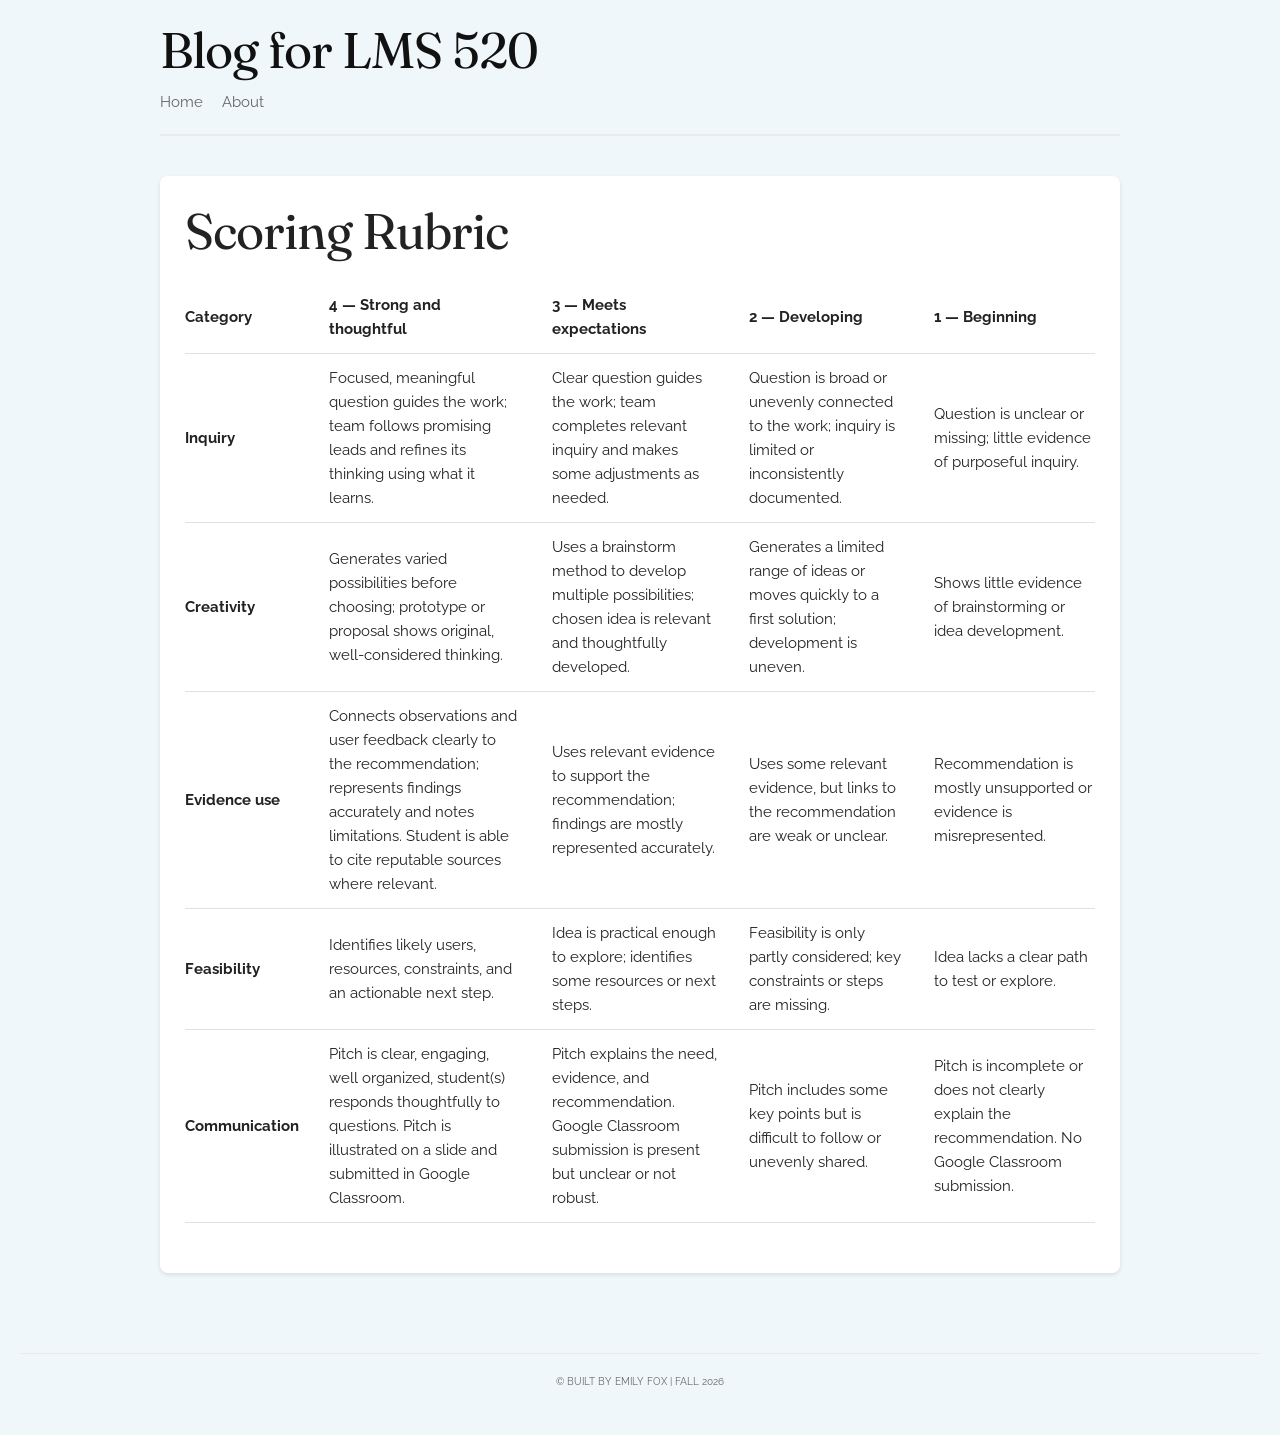
<file: post/rubric.html>
<!DOCTYPE html>
<html lang="en">

<head>
    <!-- Basic Page Needs
  –––––––––––––––––––––––––––––––––––––––––––––––––– -->
    <meta charset="utf-8">
    <title>LMS 520 Class Blog</title>
    <meta name="description" content="">
    <meta name="author" content="">
    <!-- Mobile Specific Metas
  –––––––––––––––––––––––––––––––––––––––––––––––––– -->
    <meta name="viewport" content="width=device-width, initial-scale=1">
    <!-- FONT
  –––––––––––––––––––––––––––––––––––––––––––––––––– -->
    <link href="//fonts.googleapis.com/css?family=Raleway:400,300,600" rel="stylesheet" type="text/css">
    <link rel="preconnect" href="https://fonts.googleapis.com">
    <link rel="preconnect" href="https://fonts.gstatic.com" crossorigin>
    <link href="//fonts.googleapis.com/css2?family=Fraunces:ital,opsz,wght@0,9..144,100..900;1,9..144,100..900&display=swap" rel="stylesheet" type="text/css">
    <!-- CSS
  –––––––––––––––––––––––––––––––––––––––––––––––––– -->
    <link rel="stylesheet" href="/css/normalize.css">
    <link rel="stylesheet" href="/css/skeleton.css">
    <link rel="stylesheet" href="/css/fancy.css">
    <!-- Favicon
  –––––––––––––––––––––––––––––––––––––––––––––––––– -->
    <link rel="icon" type="image/png" href="/images/favicon.png">
</head>

<body>
    <!-- Website Header & Navigation -->
    <div class="container">
        <div class="row">
            <div class="twelve columns">
                <header>
                    <h1>Blog for LMS 520</h1>
                    <nav>
                        <a href="/index">Home</a>
                        <a href="/about">About</a>
                    </nav>
                </header>
            </div>
        </div>
    </div>
    <!-- Home Page
  –––––––––––––––––––––––––––––––––––––––––––––––––– -->
    <div class="container">
        <div class="row">
            <div class="twelve columns">
                <main>
                    <!-- PAGE CONTENT -->
                    <article>
                        <h1>Scoring Rubric</h1>
                        <div style="overflow-x: auto;">
                            <table>
                                <thead>
                                    <tr>
                                        <th scope="col">Category</th>
                                        <th scope="col">4 — Strong and thoughtful</th>
                                        <th scope="col">3 — Meets expectations</th>
                                        <th scope="col">2 — Developing</th>
                                        <th scope="col">1 — Beginning</th>
                                    </tr>
                                </thead>
                                <tbody>
                                    <tr>
                                        <th scope="row">Inquiry</th>
                                        <td>Focused, meaningful question guides the work; team follows promising leads and refines its thinking using what it learns.</td>
                                        <td>Clear question guides the work; team completes relevant inquiry and makes some adjustments as needed.</td>
                                        <td>Question is broad or unevenly connected to the work; inquiry is limited or inconsistently documented.</td>
                                        <td>Question is unclear or missing; little evidence of purposeful inquiry.</td>
                                    </tr>
                                    <tr>
                                        <th scope="row">Creativity</th>
                                        <td>Generates varied possibilities before choosing; prototype or proposal shows original, well-considered thinking.</td>
                                        <td>Uses a brainstorm method to develop multiple possibilities; chosen idea is relevant and thoughtfully developed.</td>
                                        <td>Generates a limited range of ideas or moves quickly to a first solution; development is uneven.</td>
                                        <td>Shows little evidence of brainstorming or idea development.</td>
                                    </tr>
                                    <tr>
                                        <th scope="row">Evidence use</th>
                                        <td>Connects observations and user feedback clearly to the recommendation; represents findings accurately and notes limitations. Student is able to cite reputable sources where relevant.</td>
                                        <td>Uses relevant evidence to support the recommendation; findings are mostly represented accurately.</td>
                                        <td>Uses some relevant evidence, but links to the recommendation are weak or unclear.</td>
                                        <td>Recommendation is mostly unsupported or evidence is misrepresented.</td>
                                    </tr>
                                    <tr>
                                        <th scope="row">Feasibility</th>
                                        <td>Identifies likely users, resources, constraints, and an actionable next step.</td>
                                        <td>Idea is practical enough to explore; identifies some resources or next steps.</td>
                                        <td>Feasibility is only partly considered; key constraints or steps are missing.</td>
                                        <td>Idea lacks a clear path to test or explore.</td>
                                    </tr>
                                    <tr>
                                        <th scope="row">Communication</th>
                                        <td>Pitch is clear, engaging, well organized, student(s) responds thoughtfully to questions. Pitch is illustrated on a slide and submitted in Google Classroom.</td>
                                        <td>Pitch explains the need, evidence, and recommendation. Google Classroom submission is present but unclear or not robust.</td>
                                        <td>Pitch includes some key points but is difficult to follow or unevenly shared.</td>
                                        <td>Pitch is incomplete or does not clearly explain the recommendation. No Google Classroom submission.</td>
                                    </tr>
                                </tbody>
                            </table>
                        </div>
                    </article>
                </main>
            </div>
            <!-- OPTIONAL SIDEBAR -->
            <!-- <div class="one-third column">
                <article>
                    <h4>Test for sidebar</h4>
                </article>
            </div> -->
        </div>
    </div>
    <!-- Footer
  –––––––––––––––––––––––––––––––––––––––––––––––––– -->
    <footer>
        <p>&copy; Built by Emily Fox | Fall 2026</p>
    </footer>
</body>

</html>
</file>
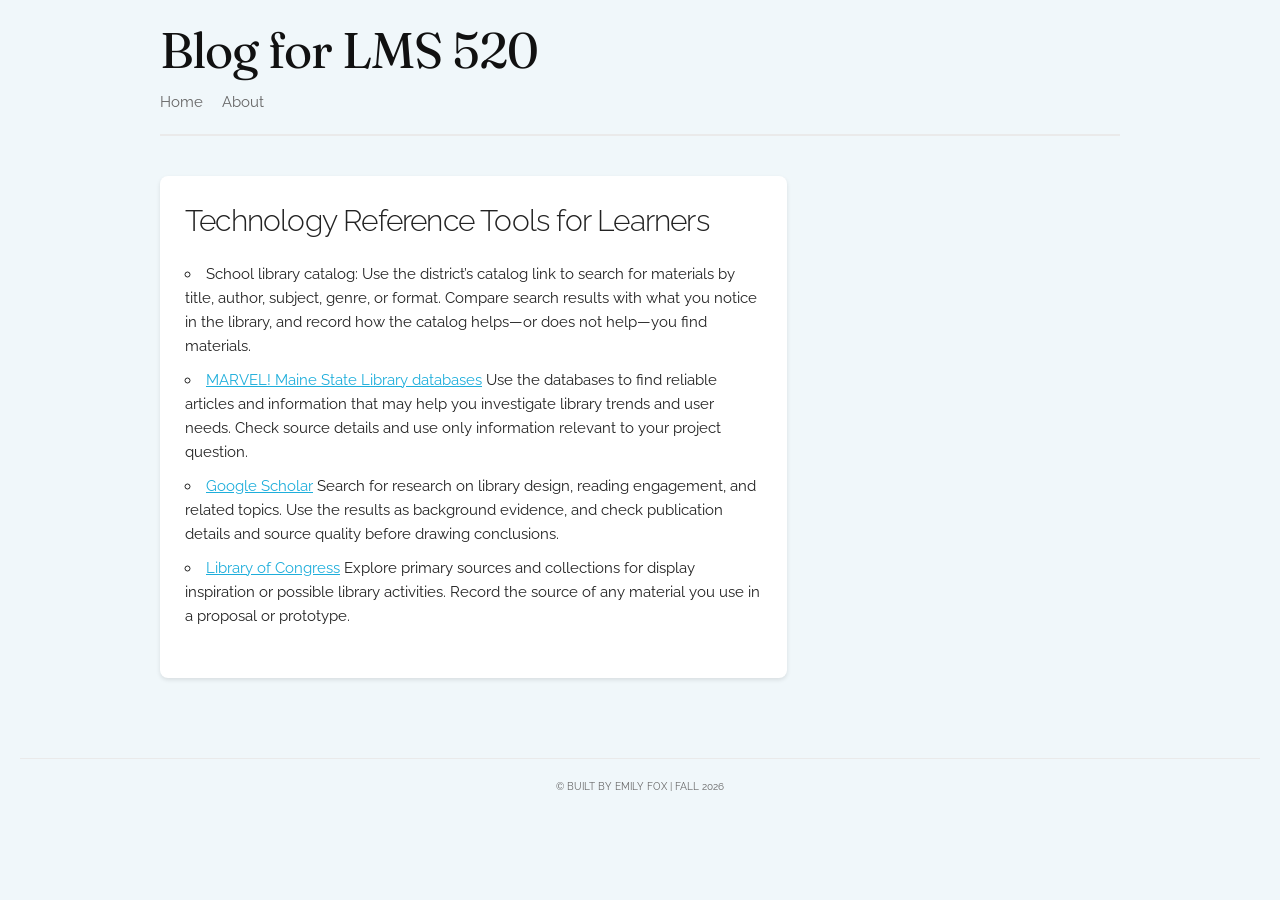
<file: post/tech-ref.html>
<!DOCTYPE html>
<html lang="en">

<head>
    <!-- Basic Page Needs
  –––––––––––––––––––––––––––––––––––––––––––––––––– -->
    <meta charset="utf-8">
    <title>LMS 520 Class Blog</title>
    <meta name="description" content="">
    <meta name="author" content="">
    <!-- Mobile Specific Metas
  –––––––––––––––––––––––––––––––––––––––––––––––––– -->
    <meta name="viewport" content="width=device-width, initial-scale=1">
    <!-- FONT
  –––––––––––––––––––––––––––––––––––––––––––––––––– -->
    <link href="//fonts.googleapis.com/css?family=Raleway:400,300,600" rel="stylesheet" type="text/css">
    <link rel="preconnect" href="https://fonts.googleapis.com">
    <link rel="preconnect" href="https://fonts.gstatic.com" crossorigin>
    <link href="//fonts.googleapis.com/css2?family=Fraunces:ital,opsz,wght@0,9..144,100..900;1,9..144,100..900&display=swap" rel="stylesheet" type="text/css">
    <!-- CSS
  –––––––––––––––––––––––––––––––––––––––––––––––––– -->
    <link rel="stylesheet" href="/css/normalize.css">
    <link rel="stylesheet" href="/css/skeleton.css">
    <link rel="stylesheet" href="/css/fancy.css">
    <!-- Favicon
  –––––––––––––––––––––––––––––––––––––––––––––––––– -->
    <link rel="icon" type="image/png" href="/images/favicon.png">
</head>

<body>
    <!-- Website Header & Navigation -->
    <div class="container">
        <div class="row">
            <div class="twelve columns">
                <header>
                    <h1>Blog for LMS 520</h1>
                    <nav>
                        <a href="/index">Home</a>
                        <a href="/about">About</a>
                    </nav>
                </header>
            </div>
        </div>
    </div>
    <!-- Home Page
  –––––––––––––––––––––––––––––––––––––––––––––––––– -->
    <div class="container">
        <div class="row">
            <div class="two-thirds column">
                <main>
                    <!-- PAGE CONTENT -->
                    <article>
                        <h4>Technology Reference Tools for Learners</h4>
                        <ul>
                            <li>
                                School library catalog: Use the district’s catalog link to search for materials by title, author, subject, genre, or format. Compare search results with what you notice in the library, and record how the catalog helps—or does not help—you find materials.
                            </li>
                            <li>
                                <a href="https://marvel.maine.gov">MARVEL! Maine State Library databases</a>
                                Use the databases to find reliable articles and information that may help you investigate library trends and user needs. Check source details and use only information relevant to your project question.
                            </li>
                            <li>
                                <a href="https://scholar.google.com">Google Scholar</a>
                                Search for research on library design, reading engagement, and related topics. Use the results as background evidence, and check publication details and source quality before drawing conclusions.
                            </li>
                            <li>
                                <a href="https://www.loc.gov">Library of Congress</a>
                                Explore primary sources and collections for display inspiration or possible library activities. Record the source of any material you use in a proposal or prototype.
                            </li>
                        </ul>
                    </article>
                </main>
            </div>
            <!-- OPTIONAL SIDEBAR -->
            <!-- <div class="one-third column">
                <article>
                    <h4>Test for sidebar</h4>
                </article>
            </div> -->
        </div>
    </div>
    <!-- Footer
  –––––––––––––––––––––––––––––––––––––––––––––––––– -->
    <footer>
        <p>&copy; Built by Emily Fox | Fall 2026</p>
    </footer>
</body>

</html>
</file>
<file: css/skeleton.css>
/*
* Skeleton V2.0.4
* Copyright 2014, Dave Gamache
* www.getskeleton.com
* Free to use under the MIT license.
* http://www.opensource.org/licenses/mit-license.php
* 12/29/2014
*/


/* Table of contents
––––––––––––––––––––––––––––––––––––––––––––––––––
- Grid
- Base Styles
- Typography
- Links
- Buttons
- Forms
- Lists
- Code
- Tables
- Spacing
- Utilities
- Clearing
- Media Queries
*/


/* Grid
–––––––––––––––––––––––––––––––––––––––––––––––––– */
.container {
  position: relative;
  width: 100%;
  max-width: 960px;
  margin: 0 auto;
  padding: 0 20px;
  box-sizing: border-box; }
.column,
.columns {
  width: 100%;
  float: left;
  box-sizing: border-box; }

/* For devices larger than 400px */
@media (min-width: 400px) {
  .container {
    width: 85%;
    padding: 0; }
}

/* For devices larger than 550px */
@media (min-width: 550px) {
  .container {
    width: 80%; }
  .column,
  .columns {
    margin-left: 4%; }
  .column:first-child,
  .columns:first-child {
    margin-left: 0; }

  .one.column,
  .one.columns                    { width: 4.66666666667%; }
  .two.columns                    { width: 13.3333333333%; }
  .three.columns                  { width: 22%;            }
  .four.columns                   { width: 30.6666666667%; }
  .five.columns                   { width: 39.3333333333%; }
  .six.columns                    { width: 48%;            }
  .seven.columns                  { width: 56.6666666667%; }
  .eight.columns                  { width: 65.3333333333%; }
  .nine.columns                   { width: 74.0%;          }
  .ten.columns                    { width: 82.6666666667%; }
  .eleven.columns                 { width: 91.3333333333%; }
  .twelve.columns                 { width: 100%; margin-left: 0; }

  .one-third.column               { width: 30.6666666667%; }
  .two-thirds.column              { width: 65.3333333333%; }

  .one-half.column                { width: 48%; }

  /* Offsets */
  .offset-by-one.column,
  .offset-by-one.columns          { margin-left: 8.66666666667%; }
  .offset-by-two.column,
  .offset-by-two.columns          { margin-left: 17.3333333333%; }
  .offset-by-three.column,
  .offset-by-three.columns        { margin-left: 26%;            }
  .offset-by-four.column,
  .offset-by-four.columns         { margin-left: 34.6666666667%; }
  .offset-by-five.column,
  .offset-by-five.columns         { margin-left: 43.3333333333%; }
  .offset-by-six.column,
  .offset-by-six.columns          { margin-left: 52%;            }
  .offset-by-seven.column,
  .offset-by-seven.columns        { margin-left: 60.6666666667%; }
  .offset-by-eight.column,
  .offset-by-eight.columns        { margin-left: 69.3333333333%; }
  .offset-by-nine.column,
  .offset-by-nine.columns         { margin-left: 78.0%;          }
  .offset-by-ten.column,
  .offset-by-ten.columns          { margin-left: 86.6666666667%; }
  .offset-by-eleven.column,
  .offset-by-eleven.columns       { margin-left: 95.3333333333%; }

  .offset-by-one-third.column,
  .offset-by-one-third.columns    { margin-left: 34.6666666667%; }
  .offset-by-two-thirds.column,
  .offset-by-two-thirds.columns   { margin-left: 69.3333333333%; }

  .offset-by-one-half.column,
  .offset-by-one-half.columns     { margin-left: 52%; }

}


/* Base Styles
–––––––––––––––––––––––––––––––––––––––––––––––––– */
/* NOTE
html is set to 62.5% so that all the REM measurements throughout Skeleton
are based on 10px sizing. So basically 1.5rem = 15px :) */
html {
  font-size: 62.5%; }
body {
  font-size: 1.5em; /* currently ems cause chrome bug misinterpreting rems on body element */
  line-height: 1.6;
  font-weight: 400;
  font-family: "Raleway", "HelveticaNeue", "Helvetica Neue", Helvetica, Arial, sans-serif;
  color: #222; }


/* Typography
–––––––––––––––––––––––––––––––––––––––––––––––––– */
h1, h2, h3, h4, h5, h6 {
  margin-top: 0;
  margin-bottom: 2rem;
  font-weight: 300; }
h1 { font-size: 4.0rem; line-height: 1.2;  letter-spacing: -.1rem;}
h2 { font-size: 3.6rem; line-height: 1.25; letter-spacing: -.1rem; }
h3 { font-size: 3.0rem; line-height: 1.3;  letter-spacing: -.1rem; }
h4 { font-size: 2.4rem; line-height: 1.35; letter-spacing: -.08rem; }
h5 { font-size: 1.8rem; line-height: 1.5;  letter-spacing: -.05rem; }
h6 { font-size: 1.5rem; line-height: 1.6;  letter-spacing: 0; }

/* Larger than phablet */
@media (min-width: 550px) {
  h1 { font-size: 5.0rem; }
  h2 { font-size: 4.2rem; }
  h3 { font-size: 3.6rem; }
  h4 { font-size: 3.0rem; }
  h5 { font-size: 2.4rem; }
  h6 { font-size: 1.5rem; }
}

p {
  margin-top: 0; }


/* Links
–––––––––––––––––––––––––––––––––––––––––––––––––– */
a {
  color: #1EAEDB; }
a:hover {
  color: #0FA0CE; }


/* Buttons
–––––––––––––––––––––––––––––––––––––––––––––––––– */
.button,
button,
input[type="submit"],
input[type="reset"],
input[type="button"] {
  display: inline-block;
  height: 38px;
  padding: 0 30px;
  color: #555;
  text-align: center;
  font-size: 11px;
  font-weight: 600;
  line-height: 38px;
  letter-spacing: .1rem;
  text-transform: uppercase;
  text-decoration: none;
  white-space: nowrap;
  background-color: transparent;
  border-radius: 4px;
  border: 1px solid #bbb;
  cursor: pointer;
  box-sizing: border-box; }
.button:hover,
button:hover,
input[type="submit"]:hover,
input[type="reset"]:hover,
input[type="button"]:hover,
.button:focus,
button:focus,
input[type="submit"]:focus,
input[type="reset"]:focus,
input[type="button"]:focus {
  color: #333;
  border-color: #888;
  outline: 0; }
.button.button-primary,
button.button-primary,
input[type="submit"].button-primary,
input[type="reset"].button-primary,
input[type="button"].button-primary {
  color: #FFF;
  background-color: #EE6C4D;
  border-color: #EE6C4D; }
.button.button-primary:hover,
button.button-primary:hover,
input[type="submit"].button-primary:hover,
input[type="reset"].button-primary:hover,
input[type="button"].button-primary:hover,
.button.button-primary:focus,
button.button-primary:focus,
input[type="submit"].button-primary:focus,
input[type="reset"].button-primary:focus,
input[type="button"].button-primary:focus {
  color: #FFF;
  background-color: #555B6E;
  border-color: #555B6E; }


/* Forms
–––––––––––––––––––––––––––––––––––––––––––––––––– */
input[type="email"],
input[type="number"],
input[type="search"],
input[type="text"],
input[type="tel"],
input[type="url"],
input[type="password"],
textarea,
select {
  height: 38px;
  padding: 6px 10px; /* The 6px vertically centers text on FF, ignored by Webkit */
  background-color: #fff;
  border: 1px solid #D1D1D1;
  border-radius: 4px;
  box-shadow: none;
  box-sizing: border-box; }
/* Removes awkward default styles on some inputs for iOS */
input[type="email"],
input[type="number"],
input[type="search"],
input[type="text"],
input[type="tel"],
input[type="url"],
input[type="password"],
textarea {
  -webkit-appearance: none;
     -moz-appearance: none;
          appearance: none; }
textarea {
  min-height: 65px;
  padding-top: 6px;
  padding-bottom: 6px; }
input[type="email"]:focus,
input[type="number"]:focus,
input[type="search"]:focus,
input[type="text"]:focus,
input[type="tel"]:focus,
input[type="url"]:focus,
input[type="password"]:focus,
textarea:focus,
select:focus {
  border: 1px solid #33C3F0;
  outline: 0; }
label,
legend {
  display: block;
  margin-bottom: .5rem;
  font-weight: 600; }
fieldset {
  padding: 0;
  border-width: 0; }
input[type="checkbox"],
input[type="radio"] {
  display: inline; }
label > .label-body {
  display: inline-block;
  margin-left: .5rem;
  font-weight: normal; }


/* Lists
–––––––––––––––––––––––––––––––––––––––––––––––––– */
ul {
  list-style: circle inside; }
ol {
  list-style: decimal inside; }
ol, ul {
  padding-left: 0;
  margin-top: 0; }
ul ul,
ul ol,
ol ol,
ol ul {
  margin: 1.5rem 0 1.5rem 3rem;
  font-size: 90%; }
li {
  margin-bottom: 1rem; }


/* Code
–––––––––––––––––––––––––––––––––––––––––––––––––– */
code {
  padding: .2rem .5rem;
  margin: 0 .2rem;
  font-size: 90%;
  white-space: nowrap;
  background: #F1F1F1;
  border: 1px solid #E1E1E1;
  border-radius: 4px; }
pre > code {
  display: block;
  padding: 1rem 1.5rem;
  white-space: pre; }


/* Tables
–––––––––––––––––––––––––––––––––––––––––––––––––– */
th,
td {
  padding: 12px 15px;
  text-align: left;
  border-bottom: 1px solid #E1E1E1; }
th:first-child,
td:first-child {
  padding-left: 0; }
th:last-child,
td:last-child {
  padding-right: 0; }


/* Spacing
–––––––––––––––––––––––––––––––––––––––––––––––––– */
button,
.button {
  margin-bottom: 1rem; }
input,
textarea,
select,
fieldset {
  margin-bottom: 1.5rem; }
pre,
blockquote,
dl,
figure,
table,
p,
ul,
ol,
form {
  margin-bottom: 2.5rem; }


/* Utilities
–––––––––––––––––––––––––––––––––––––––––––––––––– */
.u-full-width {
  width: 100%;
  box-sizing: border-box; }
.u-max-full-width {
  max-width: 100%;
  box-sizing: border-box; }
.u-pull-right {
  float: right; }
.u-pull-left {
  float: left; }


/* Misc
–––––––––––––––––––––––––––––––––––––––––––––––––– */
hr {
  margin-top: 3rem;
  margin-bottom: 3.5rem;
  border-width: 0;
  border-top: 1px solid #E1E1E1; }


/* Clearing
–––––––––––––––––––––––––––––––––––––––––––––––––– */

/* Self Clearing Goodness */
.container:after,
.row:after,
.u-cf {
  content: "";
  display: table;
  clear: both; }


/* Media Queries
–––––––––––––––––––––––––––––––––––––––––––––––––– */
/*
Note: The best way to structure the use of media queries is to create the queries
near the relevant code. For example, if you wanted to change the styles for buttons
on small devices, paste the mobile query code up in the buttons section and style it
there.
*/


/* Larger than mobile */
@media (min-width: 400px) {}

/* Larger than phablet (also point when grid becomes active) */
@media (min-width: 550px) {}

/* Larger than tablet */
@media (min-width: 750px) {}

/* Larger than desktop */
@media (min-width: 1000px) {}

/* Larger than Desktop HD */
@media (min-width: 1200px) {}
</file>
<file: css/fancy.css>
/* <weight>: Use a value from 100 to 900 */
/* <uniquifier>: Use a unique and descriptive class name */

/*
.fraunces-<uniquifier> {
  font-family: "Fraunces", serif;
  font-optical-sizing: auto;
  font-weight: <weight>;
  font-style: normal;
  font-variation-settings:
    "SOFT" 0,
    "WONK" 0;
}
*/

body {
    background-color: #F0F7FA;
    padding: 20px;
}

h1,
h2 {
    font-family: "Fraunces", serif;
    font-weight: 400;
}

/* Blog Posts Layout */
article {
    background: #fff;
    padding: 25px;
    border-radius: 8px;
    box-shadow: 0 2px 4px rgba(0, 0, 0, 0.1);
    margin-bottom: 30px;
}

article h2 {
    margin-top: 0;
}

article h2 a {
    color: #111;
    text-decoration: none;
}

article h2 a:hover {
    color: #ee6c4d;
}

ul.sidebar {
    list-style-type: none;
    padding: 0;
    margin: 0;

}

a.sidebar {
  white-space: normal; 
  height: auto
  word-wrap: break-word; 
}

.post-meta {
    font-size: 12px;
    color: #666;
    margin-bottom: 15px;
}

/*.read-more {
    display: inline-block;
    margin-top: 10px;
    color: #ee6c4d;
    text-decoration: none;
    font-weight: bold;
}*/

/*a .button {
    background-color: #ee6c4d;
    border-color: #666;
}
had to change this in skeleton.css bc of specificity, sorry bro
*/
.selfie-crop img {
    position: relative;
    max-width: 100%;
}

/* Layout Layouts */
header {
    border-bottom: 2px solid #eaeaea;
    padding-bottom: 20px;
    margin-bottom: 40px;
}

header h1 {
    margin: 0 0 10px 0;
    color: #111;
}

nav a {
    margin-right: 15px;
    color: #666;
    text-decoration: none;
}

nav a:hover {
    color: #ee6c4d;
}

/* Footer Layout */
footer {
    margin-top: 50px;
    padding-top: 20px;
    border-top: 1px solid #eaeaea;
    font-size: 10px;
    color: #666;
    text-align: center;
    text-transform: uppercase;
}

.sticky {}
</file>
